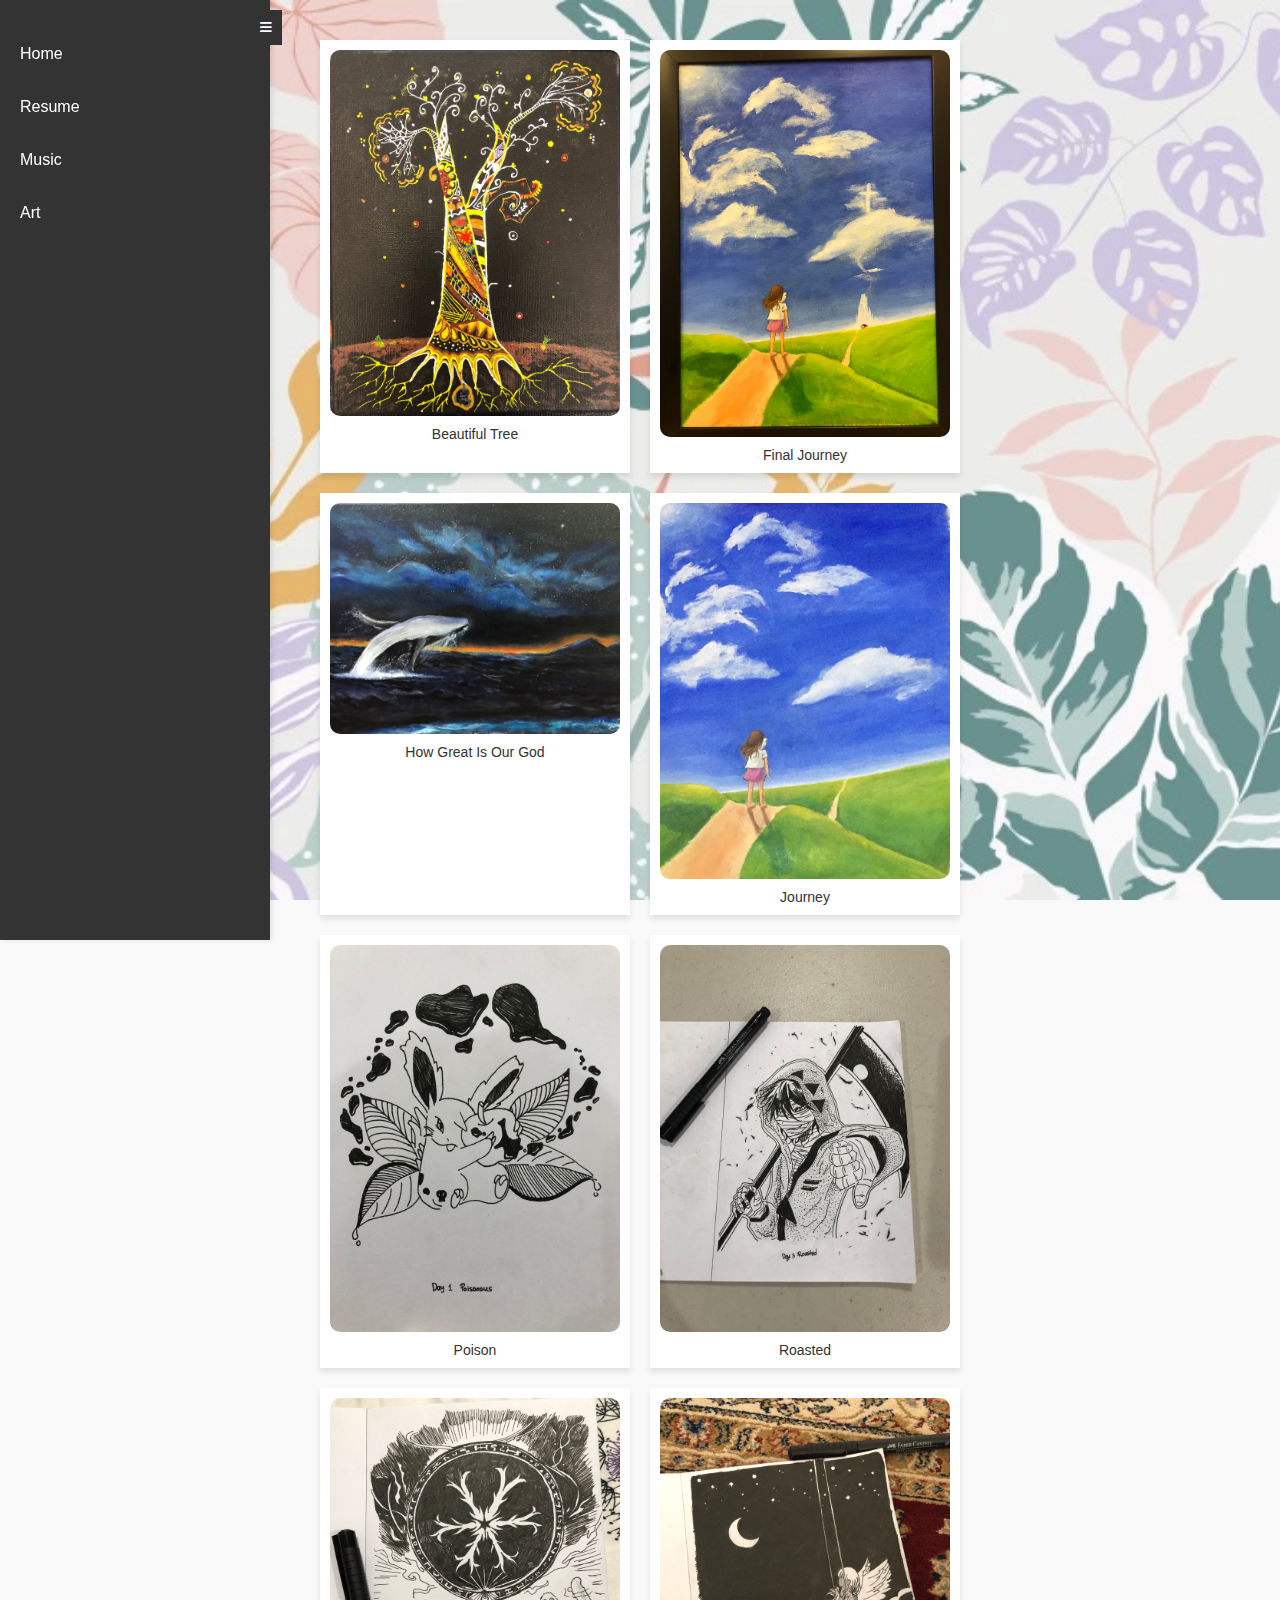
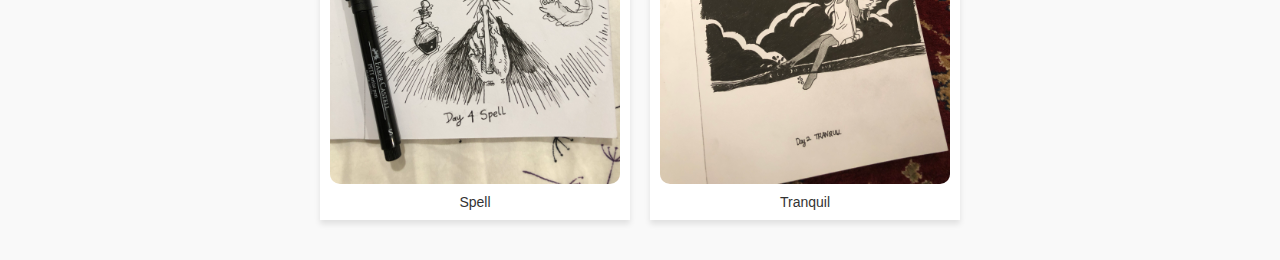
<file: art.html>
<!DOCTYPE html>
<html lang="en">
<head>
    <!-- Metadata and styles -->
    <meta charset="UTF-8">
    <meta name="viewport" content="width=device-width, initial-scale=1.0">
    <title>Art Gallery</title>
    <link rel="stylesheet" href="css/styles.css">
    <link rel="stylesheet" href="https://cdnjs.cloudflare.com/ajax/libs/font-awesome/6.0.0-beta3/css/all.min.css">
    <style>
        body {
            margin: 0;
            padding: 0;
            background-image: url('images/art-wallpaper.jpeg'); /* Wallpaper background */
            background-size: cover;
            background-repeat: no-repeat;
            background-attachment: fixed;
            font-family: Arial, sans-serif;
            display: flex;
            justify-content: center;
            align-items: center;
            flex-direction: column;
        }
        .photo-container {
            display: grid;
            grid-template-columns: repeat(2, 1fr); /* 2 pictures per row */
            gap: 20px; /* Space between pictures */
            width: 50vw; /* Scale to 80% of the window width */
            max-width: 50vw; /* Ensure it doesn't exceed 80% of the window width */
            margin: 40px auto; /* Center the container */
        }
        .photo {
            position: relative;
            background-color: #fff;
            box-shadow: 0 4px 6px rgba(0, 0, 0, 0.1);
            border: 10px solid transparent;
            transform-origin: center;
        }
        .photo img {
            display: block;
            width: 100%;
            height: auto;
            border-radius: 10px; /* Add rounded corners */
        }
        .annotation {
            text-align: center;
            margin-top: 10px;
            font-size: 14px;
            color: #333;
        }
        nav {
            position: fixed;
            top: 0;
            left: 0;
            height: 100%;
            width: 250px;
            background-color: #333;
            color: white;
            overflow: hidden;
            transition: transform 0.3s ease;
            z-index: 1000; /* Ensure nav is above other elements */
        }

        nav.collapsed {
            transform: translateX(-250px);
        }

        #nav-toggle {
            position: fixed; /* Change to fixed to ensure visibility */
            top: 10px;
            left: 250px; /* Align with the edge of the nav bar */
            background-color: #333;
            color: white;
            border: none;
            padding: 10px;
            cursor: pointer;
            z-index: 1100; /* Ensure button is above nav */
            transition: left 0.3s ease; /* Smooth transition when nav collapses */
        }

        nav.collapsed + #nav-toggle {
            left: 10px; /* Move button to the screen edge when nav is collapsed */
        }

        #nav-links {
            list-style: none;
            padding: 0;
            margin: 0;
        }

        #nav-links li {
            padding: 10px;
        }

        #nav-links a {
            color: white;
            text-decoration: none;
        }
    </style>
</head>
<body>
    <!-- Navigation -->
    <nav id="navbar">
        <ul id="nav-links">
            <li><a href="./index.html">Home</a></li>
            <li><a href="./resume.html">Resume</a></li>
            <li><a href="./music.html">Music</a></li>
            <li><a href="./art.html">Art</a></li>
        </ul>
    </nav>
    <button id="nav-toggle" aria-label="Toggle navigation">
        <i class="fas fa-bars"></i>
    </button>
    <script>
        const navToggle = document.getElementById('nav-toggle');
        const navbar = document.getElementById('navbar');
        navToggle.addEventListener('click', () => {
            navbar.classList.toggle('collapsed');
        });
    </script>

    <!-- Photo Container -->
    <div class="photo-container">
        <!-- Photo 1 -->
        <div class="photo">
            <img src="images/beautiful_tree.jpg" alt="Photo 1">
            <div class="annotation">Beautiful Tree</div>
        </div>
        <!-- Photo 2 -->
        <div class="photo">
            <img src="images/final_journey.JPG" alt="Photo 2">
            <div class="annotation">Final Journey</div>
        </div>
        <!-- Photo 3 -->
        <div class="photo">
            <img src="images/how_great_is_our_God.jpg" alt="Photo 3">
            <div class="annotation">How Great Is Our God</div>
        </div>
        <!-- Photo 4 -->
        <div class="photo">
            <img src="images/journey.jpg" alt="Photo 4">
            <div class="annotation">Journey</div>
        </div>
        <!-- Photo 5 -->
        <div class="photo">
            <img src="images/poison.JPG" alt="Photo 5">
            <div class="annotation">Poison</div>
        </div>
        <!-- Photo 6 -->
        <div class="photo">
            <img src="images/roasted.JPG" alt="Photo 6">
            <div class="annotation">Roasted</div>
        </div>
        <!-- Photo 7 -->
        <div class="photo">
            <img src="images/spell.JPG" alt="Photo 7">
            <div class="annotation">Spell</div>
        </div>
        <!-- Photo 8 -->
        <div class="photo">
            <img src="images/tranquil.JPG" alt="Photo 8">
            <div class="annotation">Tranquil</div>
        </div>
    </div>
</body>
</html>
</file>
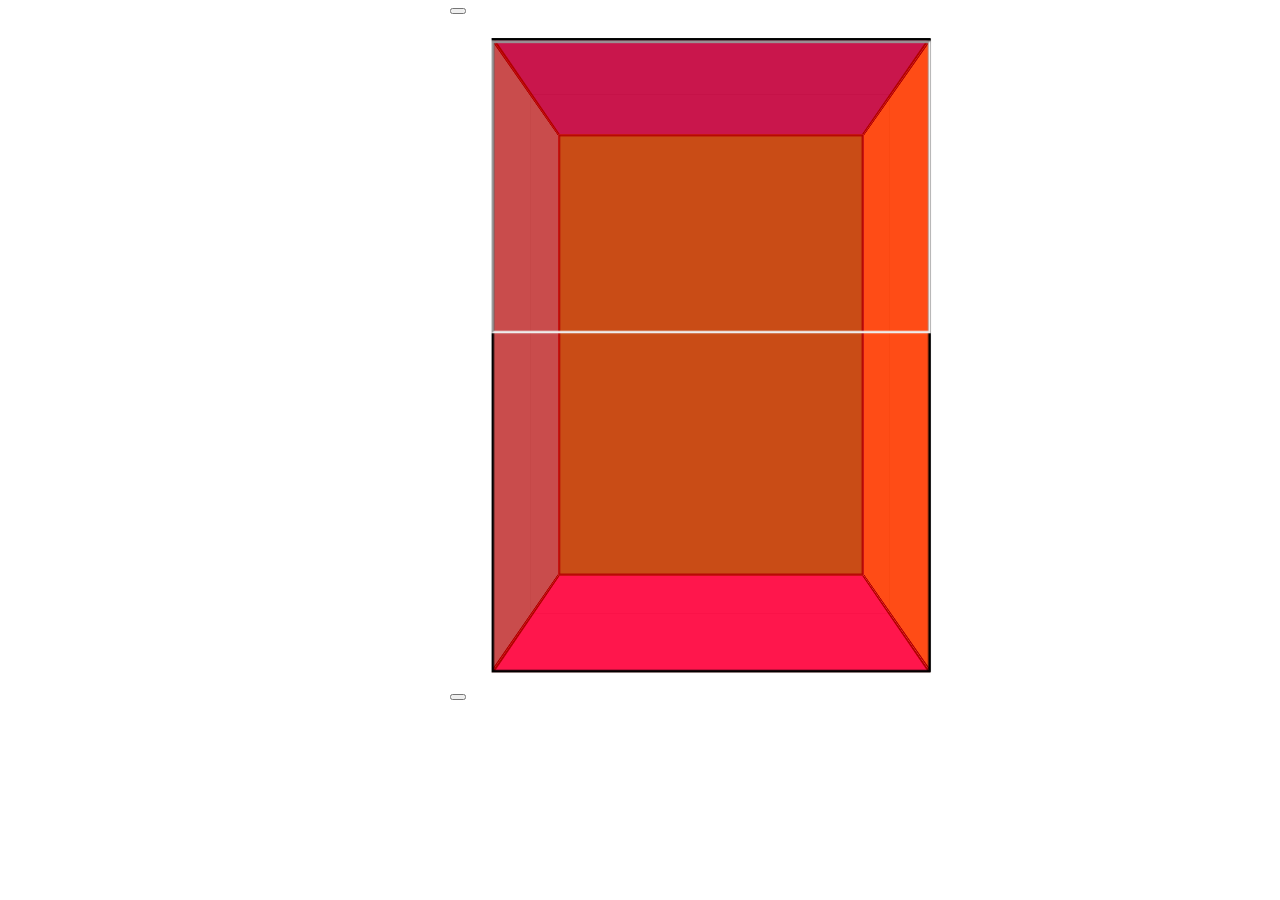
<file: display_videos.html>
<!DOCTYPE html>
<html lang="en">
    <head>
        <link rel="stylesheet" href="css/cube.css">
      </head>
      <body>


        <div class="video_display">
            <button class="left_arrow"></button>
        </div>
        <div class="video_display">
            <div class="scene">
                <div class="cube">
                  <div class="cube__face cube__face--front">
                    <div class="video_playing">
                        <iframe width="360px" height="240px"
                        src="https://www.youtube.com/embed/tgbNymZ7vqY">
                        </iframe>
                    </div>
                    
                    <div class="video_source_info">
                        <h2></h2>
                    </div>
                  </div>
                  <div class="cube__face cube__face--back">
            
                  </div>
                  <div class="cube__face cube__face--right">
            
                  </div>
                  <div class="cube__face cube__face--left">
            
                  </div>
                  <div class="small_cube__face cube__face--top">
            
                  </div>
                  <div class="small_cube__face cube__face--bottom">
            
                  </div>
                </div>
              </div>
        </div>
        <div class="video_display">
            <button class="right_arrow" ></button>
        </div>

  <script src="cube.js"></script>

</body>

</html>
</file>
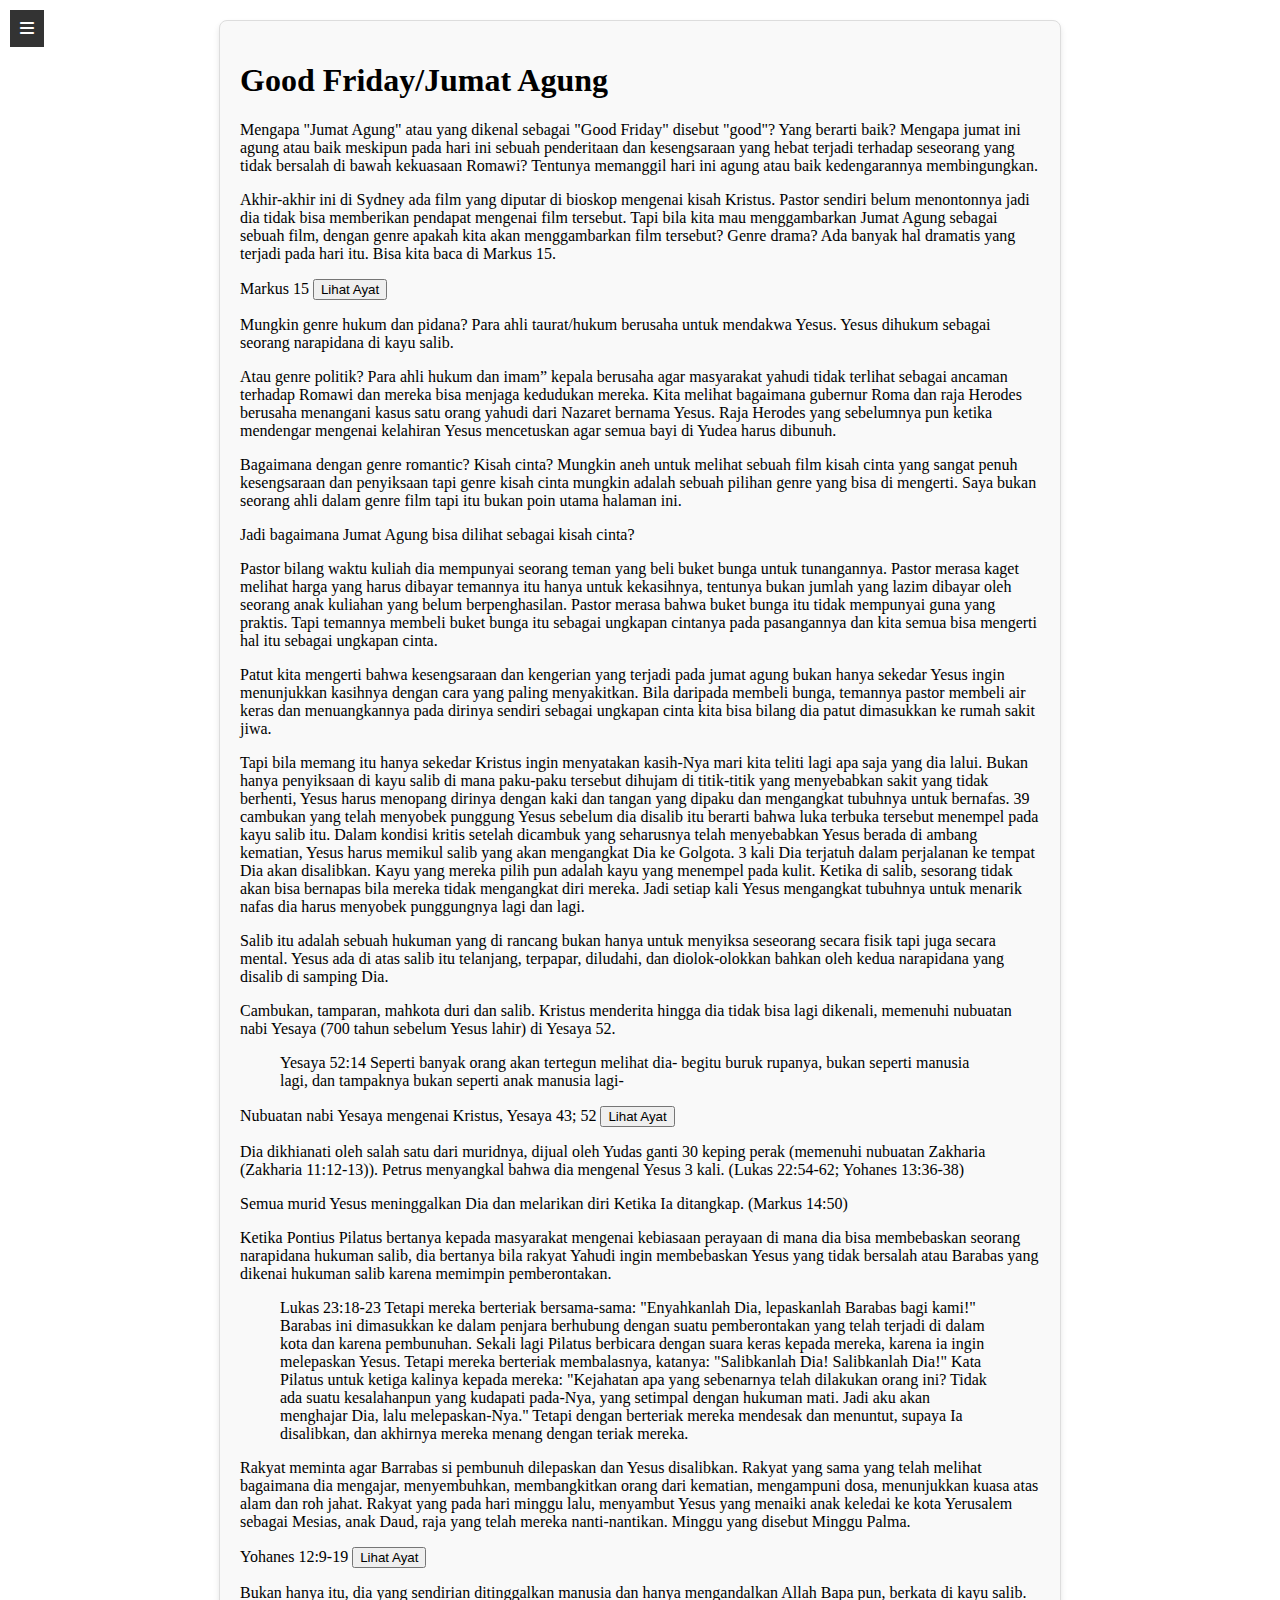
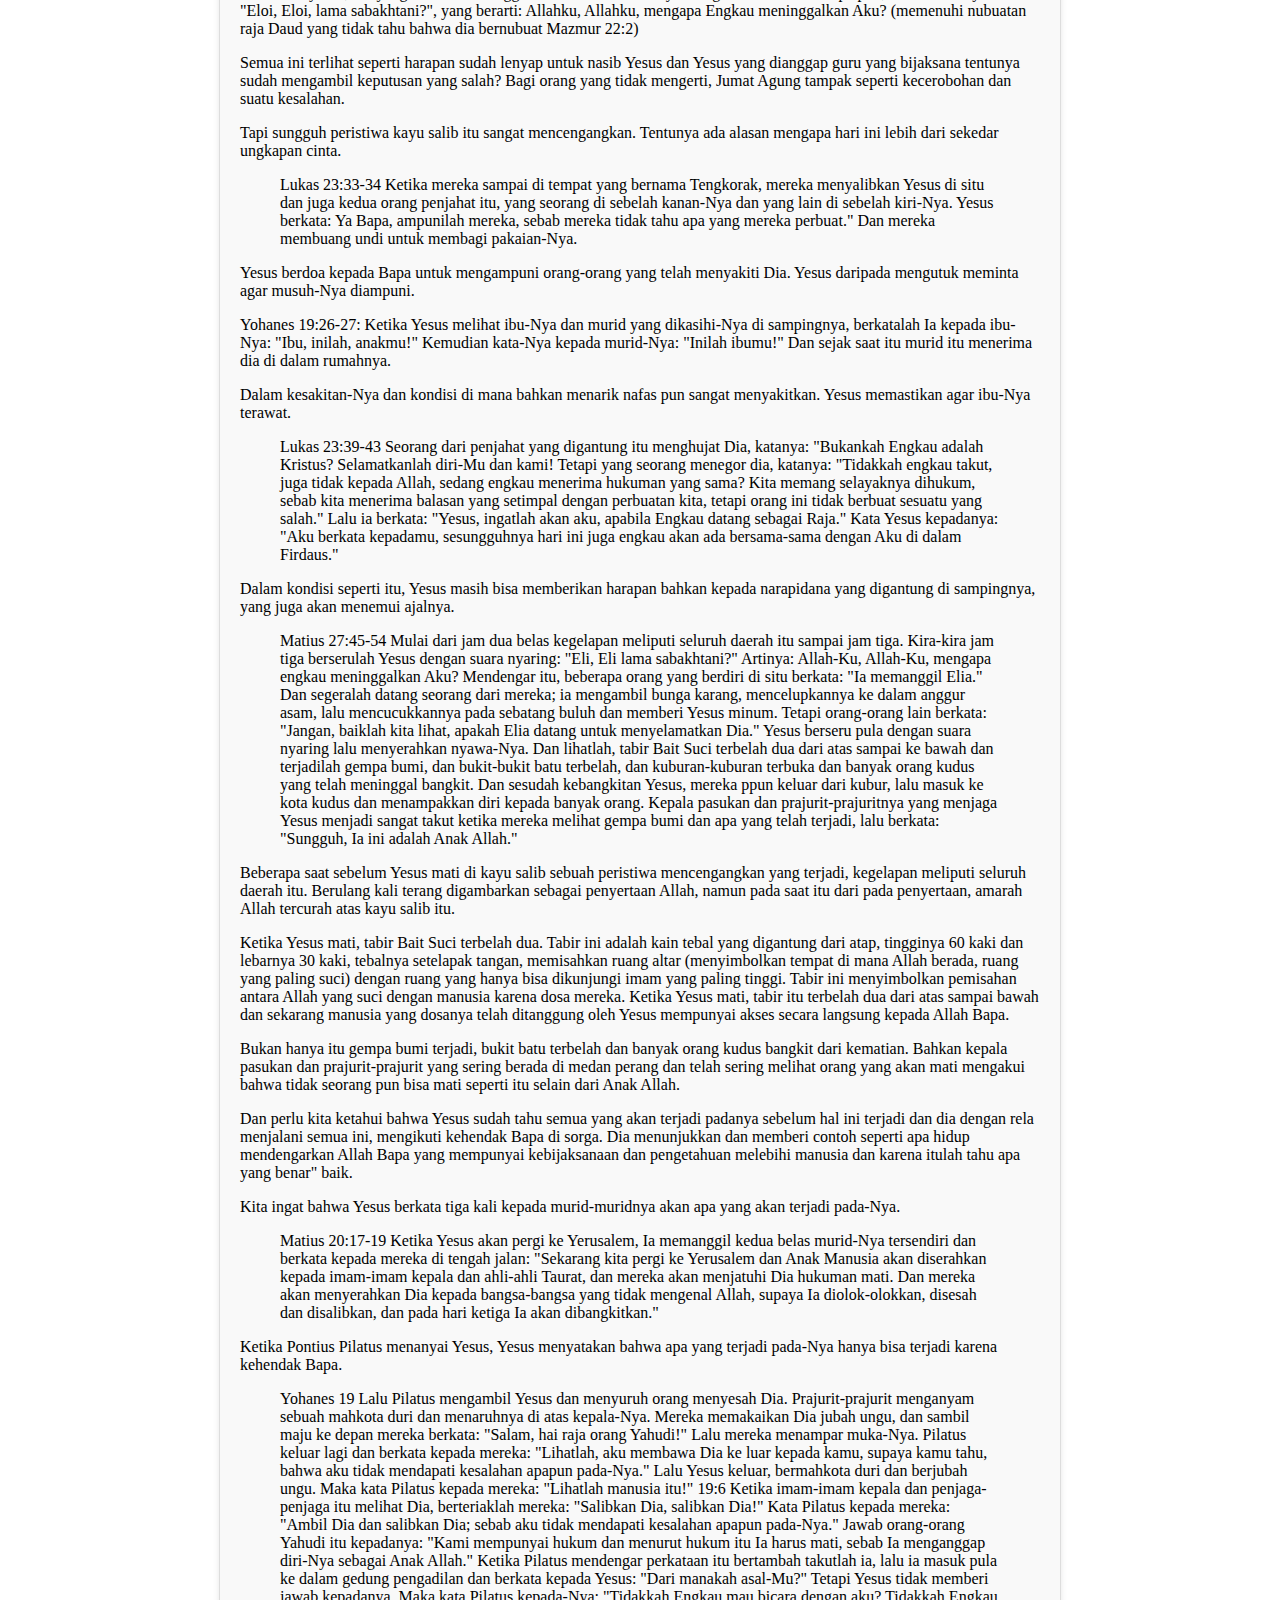
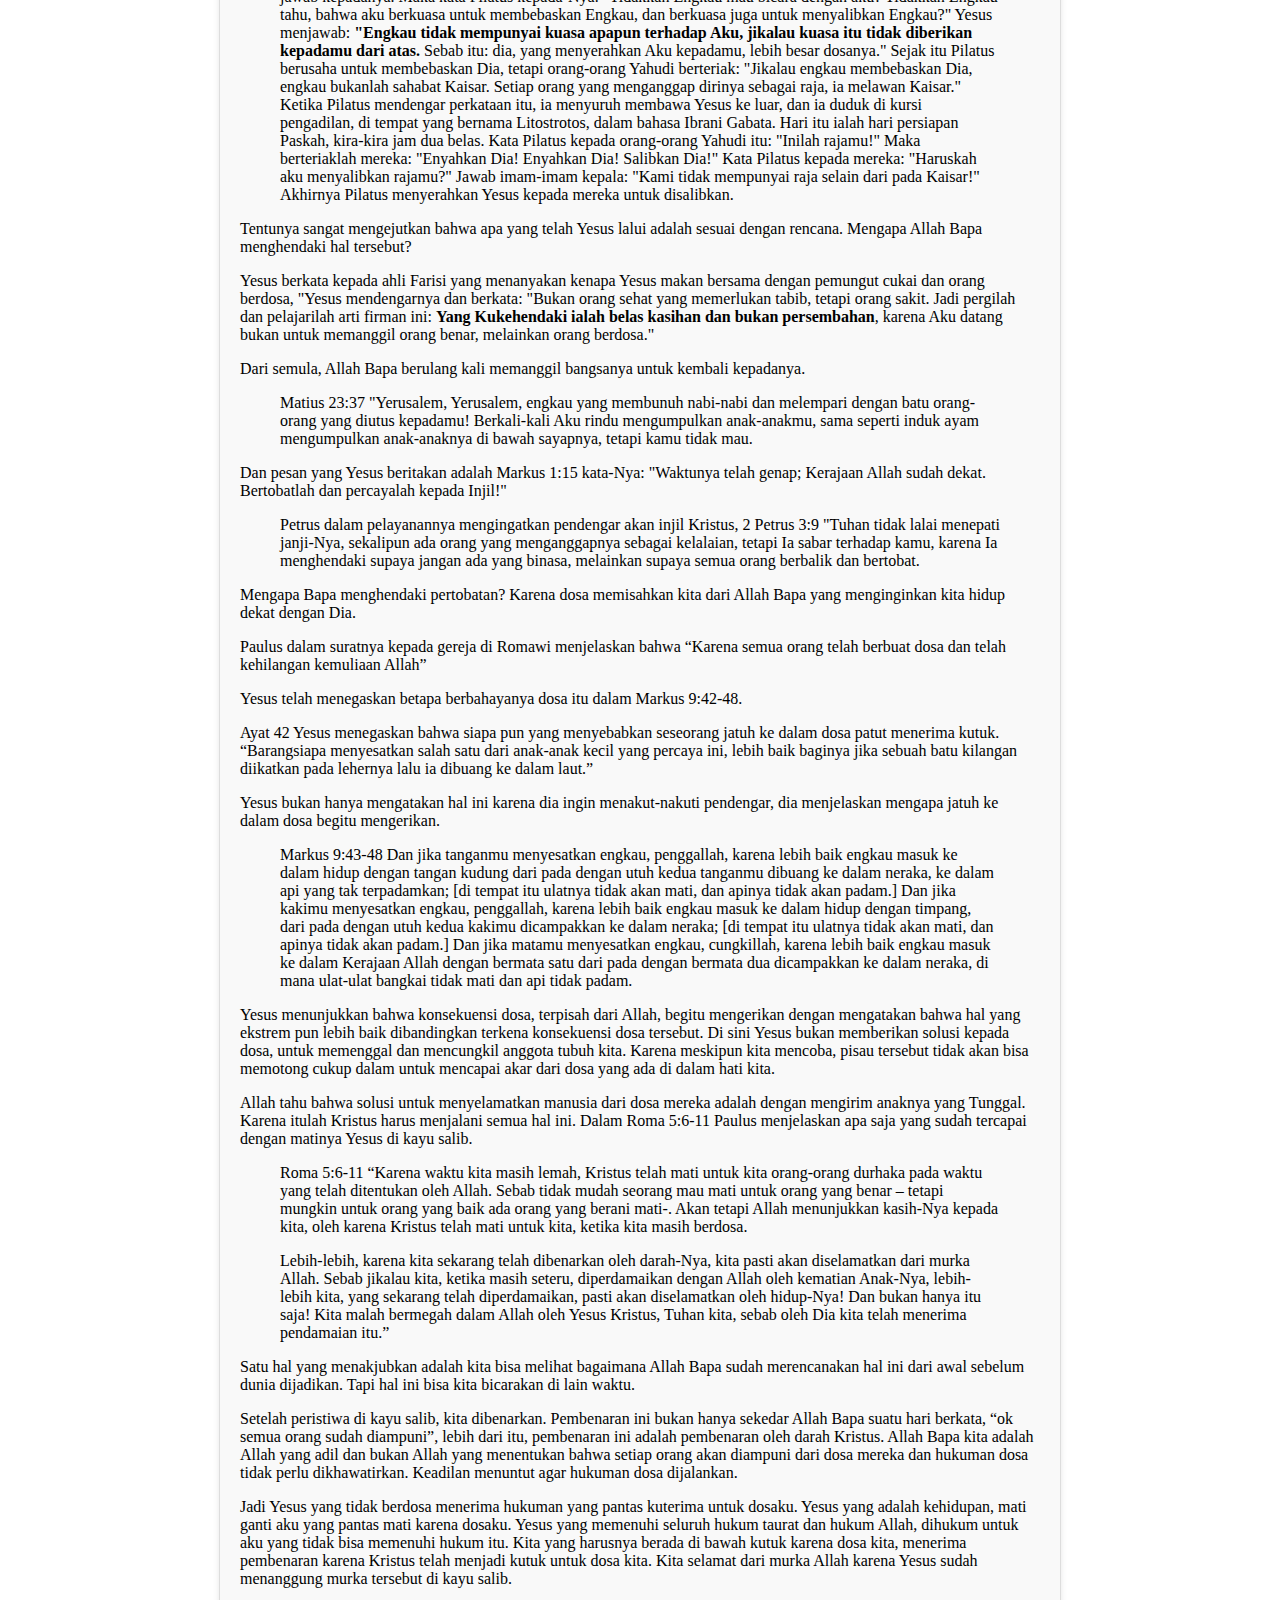
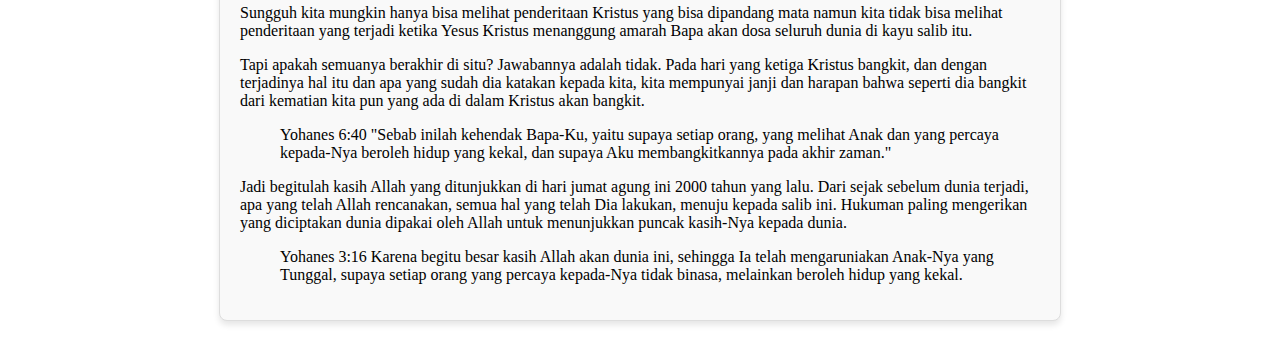
<file: good_friday.html>
<!DOCTYPE html>
<html lang="en">
<head>
    <meta charset="UTF-8">
    <meta name="viewport" content="width=device-width, initial-scale=1.0">
    <title>Good Friday/Jumat Agung</title>
    <link rel="stylesheet" href="https://cdnjs.cloudflare.com/ajax/libs/font-awesome/6.0.0-beta3/css/all.min.css">
    <style>
        /* ...existing styles... */
        #markus15-modal, #yesaya43-modal {
            display: none;
            position: fixed;
            top: 50%;
            left: 50%;
            transform: translate(-50%, -50%);
            background: white;
            padding: 20px;
            border: 1px solid black;
            z-index: 1000;
            max-height: 80%; /* Limit the height */
            overflow-y: auto; /* Enable scrolling */
        }
        /* ...existing styles... */
        nav {
            position: fixed;
            top: 0;
            left: 0;
            height: 100%;
            width: 100px;
            background-color: #333;
            color: white;
            overflow: hidden;
            transition: transform 0.3s ease;
            z-index: 1000;
        }

        nav.collapsed {
            transform: translateX(-250px);
        }

        #nav-toggle {
            position: fixed;
            top: 10px;
            left: 100px;
            background-color: #333;
            color: white;
            border: none;
            padding: 10px;
            cursor: pointer;
            z-index: 1100;
            transition: left 0.3s ease;
        }

        #nav-toggle i {
            font-size: 1.2em;
        }

        nav.collapsed + #nav-toggle {
            left: 10px;
        }

        #nav-links {
            list-style: none;
            padding: 0;
            margin: 0;
        }

        #nav-links li {
            padding: 10px;
        }

        #nav-links a {
            color: white;
            text-decoration: none;
        }
        /* ...existing styles... */
        .container {
            max-width: 800px;
            margin: 20px auto;
            padding: 20px;
            background-color: #f9f9f9;
            border: 1px solid #ddd;
            border-radius: 8px;
            box-shadow: 0 4px 6px rgba(0, 0, 0, 0.1);
        }
        /* ...existing styles... */
    </style>
</head>
<body>
    <nav id="navbar" class="collapsed">
        <ul id="nav-links">
            <li><a href="./index.html">Home</a></li>
            <li><a href="./resume.html">Resume</a></li>
            <li><a href="./music.html">Music</a></li>
            <li><a href="./art.html">Art</a></li>
        </ul>
    </nav>
    <button id="nav-toggle" aria-label="Toggle navigation">
        <i class="fas fa-bars"></i>
    </button>
    <div class="container">
        <h1>Good Friday/Jumat Agung</h1>

        <p>Mengapa "Jumat Agung" atau yang dikenal sebagai "Good Friday" disebut "good"? Yang berarti baik? Mengapa jumat ini agung atau baik meskipun pada hari ini sebuah penderitaan dan kesengsaraan yang hebat terjadi terhadap seseorang yang tidak bersalah di bawah kekuasaan Romawi? Tentunya memanggil hari ini agung atau baik kedengarannya membingungkan.</p>
        
        <p>Akhir-akhir ini di Sydney ada film yang diputar di bioskop mengenai kisah Kristus. Pastor sendiri belum menontonnya jadi dia tidak bisa memberikan pendapat mengenai film tersebut.
        Tapi bila kita mau menggambarkan Jumat Agung sebagai sebuah film, dengan genre apakah kita akan menggambarkan film tersebut?
        Genre drama? Ada banyak hal dramatis yang terjadi pada hari itu. Bisa kita baca di Markus 15.

        <p>
        Markus 15
            <button id="markus15-popup-btn">Lihat Ayat</button>
        </p>
        
        <div id="markus15-modal" style="display:none; position:fixed; top:50%; left:50%; transform:translate(-50%, -50%); background:white; padding:20px; border:1px solid black; z-index:1000; max-height: 80%; overflow-y: auto;">
            <p>Pagi-pagi benar imam-imam kepala bersama tua-tua dan ahli-ahli Taurat dan seluruh Mahkamah Agama sudah bulat mupakatnya. Mereka membelenggu Yesus lalu membawa-Nya dan menyerahkan-Nya kepada Pilatus. Pilatus bertanya kepada-Nya: "Engkaukah raja orang Yahudi?" Jawab Yesus: "Engkau sendiri mengatakannya." Lalu imam-imam kepala mengajukan banyak tuduhan terhadap Dia. Pilatus bertanya pula kepada-Nya, katanya: "Tidakkah Engkau memberi jawab? Lihatlah betapa banyaknya tuduhan mereka terhadap Engkau!" Tetapi Yesus sama sekali tidak menjawab lagi, sehingga Pilatus merasa heran. Telah menjadi kebiasaan untuk membebaskan satu orang hukuman pada tiap-tiap hari raya itu menurut permintaan orang banyak. Dan pada waktu itu adalah seorang yang bernama Barabas sedang dipenjarakan bersama beberapa orang pemberontak lainnya. Mereka telah melakukan pembunuhan dalam pemberontakan. Maka datanglah orang banyak dan meminta supaya sekarang kebiasaan itu diikuti juga. Pilatus menjawab mereka dan bertanya: "Apakah kamu menghendaki supaya kubebaskan raja orang Yahudi ini?" Ia memang mengetahui, bahwa imam-imam kepala telah menyerahkan Yesus karena dengki. Tetapi imam-imam kepala menghasut orang banyak untuk meminta supaya Barabaslah yang dibebaskannya bagi mereka. Pilatus sekali lagi menjawab dan bertanya kepada mereka: "Jika begitu, apakah yang harus kuperbuat dengan orang yang kamu sebut raja orang Yahudi ini?" Maka mereka berteriak lagi, katanya: "Salibkanlah Dia!" Lalu Pilatus berkata kepada mereka: "Tetapi kejahatan apakah yang telah dilakukan-Nya?" Namun mereka makin keras berteriak: "Salibkanlah Dia!" Dan oleh karena Pilatus ingin memuaskan hati orang banyak itu, ia membebaskan Barabas bagi mereka. Tetapi Yesus disesahnya lalu diserahkannya untuk disalibkan.</p>
                <p>Kemudian serdadu-serdadu membawa Yesus ke dalam istana, yaitu gedung pengadilan, dan memanggil seluruh pasukan berkumpul. Mereka mengenakan jubah ungu kepada-Nya, menganyam sebuah mahkota duri dan menaruhnya di atas kepala-Nya. Kemudian mereka mulai memberi hormat kepada-Nya, katanya: "Salam, hai raja orang Yahudi!" Mereka memukul kepala-Nya dengan buluh, dan meludahi-Nya dan berlutut menyembah-Nya. Sesudah mengolok-olokkan Dia mereka menanggalkan jubah ungu itu dari pada-Nya dan mengenakan pula pakaian-Nya kepada-Nya.</p>
                <p>Kemudian Yesus dibawa ke luar untuk disalibkan.Pada waktu itu lewat seorang yang bernama Simon, orang Kirene, ayah Aleksander dan Rufus, yang baru datang dari luar kota, dan orang itu mereka paksa untuk memikul salib Yesus. Mereka membawa Yesus ke tempat yang bernama Golgota, yang berarti: Tempat Tengkorak. Lalu mereka memberi anggur bercampur mur kepada-Nya, tetapi Ia menolaknya. Kemudian mereka menyalibkan Dia, lalu mereka membagi pakaian-Nya dengan membuang undi atasnya untuk menentukan bagian masing-masing. Hari jam sembilan ketika Ia disalibkan. Dan alasan mengapa Ia dihukum disebut pada tulisan yang terpasang di situ: "Raja orang Yahudi". Bersama dengan Dia disalibkan dua orang penyamun, seorang di sebelah kanan-Nya dan seorang di sebelah kiri-Nya. (Demikian genaplah nas Alkitab yang berbunyi: "Ia akan terhitung di antara orang-orang durhaka.") Orang-orang yang lewat di sana menghujat Dia, dan sambil menggelengkan kepala mereka berkata: "Hai Engkau yang mau merubuhkan Bait Suci dan mau membangunnya kembali dalam tiga hari, turunlah dari salib itu dan selamatkan diri-Mu!" Demikian juga imam-imam kepala bersama-sama ahli Taurat mengolok-olokkan Dia di antara mereka sendiri dan mereka berkata: "Orang lain Ia selamatkan, tetapi diri-Nya sendiri tidak dapat Ia selamatkan! Baiklah Mesias, Raja Israel itu, turun dari salib itu, supaya kita lihat dan percaya." Bahkan kedua orang yang disalibkan bersama-sama dengan Dia mencela Dia juga.</p>
                <p>Pada jam dua belas, kegelapan meliputi seluruh daerah itu dan berlangsung sampai jam tiga. Dan pada jam tiga berserulah Yesus dengan suara nyaring: "Eloi, Eloi, lama sabakhtani?", yang berarti: Allahku, Allahku, mengapa Engkau meninggalkan Aku? Mendengar itu, beberapa orang yang berdiri di situ berkata: "Lihat, Ia memanggil Elia." Maka datanglah seorang dengan bunga karang, mencelupkannya ke dalam anggur asam lalu mencucukkannya pada sebatang buluh dan memberi Yesus minum serta berkata: "Baiklah kita tunggu dan melihat apakah Elia datang untuk menurunkan Dia." Lalu berserulah Yesus dengan suara nyaring dan menyerahkan nyawa-Nya. Ketika itu tabir Bait Suci terbelah dua dari atas sampai ke bawah. Waktu kepala pasukan yang berdiri berhadapan dengan Dia melihat mati-Nya demikian, berkatalah ia: "Sungguh, orang ini adalah Anak Allah!" Ada juga beberapa perempuan yang melihat dari jauh, di antaranya Maria Magdalena, Maria ibu Yakobus Muda dan Yoses, serta Salome. Mereka semuanya telah mengikut Yesus dan melayani-Nya waktu Ia di Galilea. Dan ada juga di situ banyak perempuan lain yang telah datang ke Yerusalem bersama-sama dengan Yesus.</p>
                <p>Sementara itu hari mulai malam, dan hari itu adalah hari persiapan, yaitu hari menjelang Sabat. Karena itu Yusuf, orang Arimatea, seorang anggota Majelis Besar yang terkemuka, yang juga menanti-nantikan Kerajaan Allah, memberanikan diri menghadap Pilatus dan meminta mayat Yesus. 15:44 Pilatus heran waktu mendengar bahwa Yesus sudah mati. Maka ia memanggil kepala pasukan dan bertanya kepadanya apakah Yesus sudah mati. Sesudah didengarnya keterangan kepala pasukan, ia berkenan memberikan mayat itu kepada Yusuf. Yusuf pun membeli kain lenan, kemudian ia menurunkan mayat Yesus dari salib dan mengapaninya dengan kain lenan itu. Lalu ia membaringkan Dia di dalam kubur yang digali di dalam bukit batu. Kemudian digulingkannya sebuah batu ke pintu kubur itu. Maria Magdalena dan Maria ibu Yesus melihat di mana Yesus dibaringkan.</p>
            <button id="markus15-close-btn">Tutup</button>
        </div>
        <div id="modal-overlay" style="display:none; position:fixed; top:0; left:0; width:100%; height:100%; background:rgba(0,0,0,0.5); z-index:999;"></div>

        <p>Mungkin genre hukum dan pidana? Para ahli taurat/hukum berusaha untuk mendakwa Yesus. Yesus dihukum sebagai seorang narapidana di kayu salib.</p>

        <p>Atau genre politik? Para ahli hukum dan imam” kepala berusaha agar masyarakat yahudi tidak terlihat sebagai ancaman terhadap Romawi dan mereka bisa menjaga kedudukan mereka. Kita melihat bagaimana gubernur Roma dan raja Herodes berusaha menangani kasus satu orang yahudi dari Nazaret bernama Yesus. Raja Herodes yang sebelumnya pun ketika mendengar mengenai kelahiran Yesus mencetuskan agar semua bayi di Yudea harus dibunuh.</p>

        <p>Bagaimana dengan genre romantic? Kisah cinta? Mungkin aneh untuk melihat sebuah film kisah cinta yang sangat penuh kesengsaraan dan penyiksaan tapi genre kisah cinta mungkin adalah sebuah pilihan genre yang bisa di mengerti. Saya bukan seorang ahli dalam genre film tapi itu bukan poin utama halaman ini.</p>
        
        <p>Jadi bagaimana Jumat Agung bisa dilihat sebagai kisah cinta?</p>
        
        <p>Pastor bilang waktu kuliah dia mempunyai seorang teman yang beli buket bunga untuk tunangannya. Pastor merasa kaget melihat harga yang harus dibayar temannya itu hanya untuk kekasihnya, tentunya bukan jumlah yang lazim dibayar oleh seorang anak kuliahan yang belum berpenghasilan. Pastor merasa bahwa buket bunga itu tidak mempunyai guna yang praktis. Tapi temannya membeli buket bunga itu sebagai ungkapan cintanya pada pasangannya dan kita semua bisa mengerti hal itu sebagai ungkapan cinta.
        
        <p>Patut kita mengerti bahwa kesengsaraan dan kengerian yang terjadi pada jumat agung bukan hanya sekedar Yesus ingin menunjukkan kasihnya dengan cara yang paling menyakitkan. Bila daripada membeli bunga, temannya pastor membeli air keras dan menuangkannya pada dirinya sendiri sebagai ungkapan cinta kita bisa bilang dia patut dimasukkan ke rumah sakit jiwa.</p>
        
        <p>Tapi bila memang itu hanya sekedar Kristus ingin menyatakan kasih-Nya mari kita teliti lagi apa saja yang dia lalui. Bukan hanya penyiksaan di kayu salib di mana paku-paku tersebut dihujam di titik-titik yang menyebabkan sakit yang tidak berhenti, Yesus harus menopang dirinya dengan kaki dan tangan yang dipaku dan mengangkat tubuhnya untuk bernafas. 39 cambukan yang telah menyobek punggung Yesus sebelum dia disalib itu berarti bahwa luka terbuka tersebut menempel pada kayu salib itu. Dalam kondisi kritis setelah dicambuk yang seharusnya telah menyebabkan Yesus berada di ambang kematian, Yesus harus memikul salib yang akan mengangkat Dia ke Golgota. 3 kali Dia terjatuh dalam perjalanan ke tempat Dia akan disalibkan. Kayu yang mereka pilih pun adalah kayu yang menempel pada kulit. Ketika di salib, sesorang tidak akan bisa bernapas bila mereka tidak mengangkat diri mereka. Jadi setiap kali Yesus mengangkat tubuhnya untuk menarik nafas dia harus menyobek punggungnya lagi dan lagi.</p>
        
        <p>Salib itu adalah sebuah hukuman yang di rancang bukan hanya untuk menyiksa seseorang secara fisik tapi juga secara mental. Yesus ada di atas salib itu telanjang, terpapar, diludahi, dan diolok-olokkan bahkan oleh kedua narapidana yang disalib di samping Dia.</p>
        
        <p>Cambukan, tamparan, mahkota duri dan salib. Kristus menderita hingga dia tidak bisa lagi dikenali, memenuhi nubuatan nabi Yesaya (700 tahun sebelum Yesus lahir) di Yesaya 52.</p>
        
        <blockquote>Yesaya 52:14
        Seperti banyak orang akan tertegun melihat dia- begitu buruk rupanya, bukan seperti manusia lagi, dan tampaknya bukan seperti anak manusia lagi- </blockquote>
        
        <p>
            Nubuatan nabi Yesaya mengenai Kristus, Yesaya 43; 52
            <button id="yesaya43-popup-btn">Lihat Ayat</button>
        </p>
        
        <div id="yesaya43-modal" style="display:none; position:fixed; top:50%; left:50%; transform:translate(-50%, -50%); background:white; padding:20px; border:1px solid black; z-index:1000; max-height: 80%; overflow-y: auto;">
            <p>Yesaya 43: "Siapakah yang percaya kepada berita yang kami dengar, dan kepada siapakah tangan kekuasaan TUHAN dinyatakan? Sebagai taruk ia tumbuh di hadapan TUHAN dan sebagai tunas dari tanah kering. Ia tidak tampan dan semaraknya pun tidak ada sehingga kita memandang dia, dan rupapun tidak, sehingga kita menginginkannya. Ia dihina dan dihindari orang, seorang yang penuh kesengsaraan dan yang biasa menderita kesakitan; ia sangat dihina, sehingga orang menutup mukanya terhadap dia dan bagi kitapun dia tidak masuk hitungan. Tetapi sesungguhnya, penyakit kitalah yang ditanggungnya, dan kesengsaraan kita yang dipikulnya, padahal kita mengira dia kena tulah, dipukul dan ditindas Allah. Tetapi dia tertikam oleh karena pemberontakan kita, dia diremukkan oleh karena kejahatan kita; ganjaran yang mendatangkan keselamatan bagi kita ditimpakan kepadanya, dan oleh bilur-bilurnya kita menjadi sembuh. Kita sekalian sesat seperti domba, masing-masing kita mengambil jalannya sendiri, tetapi TUHAN telah menimpakan kepadanya kejahatan kita sekalian. Dia dianiaya, tetapi dia membiarkan diri ditindas dan tidak membuka mulutnya seperti anak domba yang dibawa ke pembantaian seperti induk domba yang kelu di depan orang-orang yang menggunting bulunya, ia tidak membuka mulutnya. Sesudah penahanan dan penghukuman ia terambil, dan tentang nasibnya siapakah yang memikirkannya? Sungguh, ia terputus dari negeri orang-orang hidup, dan karena pemberontakan umat-Ku ia kena tulah. Orang menempatkan kuburnya di antara orang-orang fasik, dan dalam matinya ia ada di antara penjahat-penjahat, sekalipun ia tidak berbuat kekerasan dan tipu tidak ada dalam mulutnya. Tetapi TUHAN berkehendak meremukkan dia dengan kesakitan. Apabila ia menyerahkan dirinya sebagai korban penebus salah, ia akan melihat keturunannya, umurnya akan lanjut, dan kehendak TUHAN akan terlaksana olehnya. Sesudah kesusahan jiwanya ia akan melihat terang dan menjadi puas; dan hamba-Ku itu, sebagai orang yang benar, akan membenarkan banyak orang oleh hikmatnya, dan kejahatan mereka dia pikul.
                Sebab itu Aku akan membagikan kepadanya orang-orang besar sebagai rampasan, dan ia akan memperoleh orang-orang kuat sebagai jarahan, yaitu sebagai ganti karena ia telah menyerahkan nyawanya ke dalam maut dan karena ia terhitung di antara pemberontak-pemberontak, sekalipun ia menanggung dosa banyak orang dan berdoa untuk pemberontak-pemberontak.'</p>
            <p>Yesaya 52:13-15 Sesungguhnya, hamba-Ku akan berhasil, ia akan ditinggikan, disanjung dan dimuliakan. Seperti banyak orang akan tertegun melihat dia--begitu buruk rupanya, bukan seperti manusia lagi, dan tampaknya bukan seperti anak manusia lagi-- demikianlah ia akan membuat tercengang banyak bangsa, raja-raja akan mengatupkan mulutnya melihat dia; sebab apa yang tidak diceritakan kepada mereka akan mereka lihat, dan apa yang tidak mereka dengar akan mereka pahami.</p>
            <button id="yesaya43-close-btn">Tutup</button>
        </div>
        <div id="modal-overlay" style="display:none; position:fixed; top:0; left:0; width:100%; height:100%; background:rgba(0,0,0,0.5); z-index:999;"></div>
        
        
        <p>Dia dikhianati oleh salah satu dari muridnya, dijual oleh Yudas ganti 30 keping perak (memenuhi nubuatan Zakharia (Zakharia 11:12-13)). Petrus menyangkal bahwa dia mengenal Yesus 3 kali. (Lukas 22:54-62; Yohanes 13:36-38)</p>
        
        <p>Semua murid Yesus meninggalkan Dia dan melarikan diri Ketika Ia ditangkap. (Markus 14:50)</p>
        
        <p>Ketika Pontius Pilatus bertanya kepada masyarakat mengenai kebiasaan perayaan di mana dia bisa membebaskan seorang narapidana hukuman salib, dia bertanya bila rakyat Yahudi ingin membebaskan Yesus yang tidak bersalah atau Barabas yang dikenai hukuman salib karena memimpin pemberontakan.</p>

        <blockquote>Lukas 23:18-23 Tetapi mereka berteriak bersama-sama: "Enyahkanlah Dia, lepaskanlah Barabas bagi kami!" Barabas ini dimasukkan ke dalam penjara berhubung dengan suatu pemberontakan yang telah terjadi di dalam kota dan karena pembunuhan. Sekali lagi Pilatus berbicara dengan suara keras kepada mereka, karena ia ingin melepaskan Yesus. Tetapi mereka berteriak membalasnya, katanya: "Salibkanlah Dia! Salibkanlah Dia!" Kata Pilatus untuk ketiga kalinya kepada mereka: "Kejahatan apa yang sebenarnya telah dilakukan orang ini? Tidak ada suatu kesalahanpun yang kudapati pada-Nya, yang setimpal dengan hukuman mati. Jadi aku akan menghajar Dia, lalu melepaskan-Nya." Tetapi dengan berteriak mereka mendesak dan menuntut, supaya Ia disalibkan, dan akhirnya mereka menang dengan teriak mereka.</blockquote>
        
        <p>Rakyat meminta agar Barrabas si pembunuh dilepaskan dan Yesus disalibkan. Rakyat yang sama yang telah melihat bagaimana dia mengajar, menyembuhkan, membangkitkan orang dari kematian, mengampuni dosa, menunjukkan kuasa atas alam dan roh jahat. Rakyat yang pada hari minggu lalu, menyambut Yesus yang menaiki anak keledai ke kota Yerusalem sebagai Mesias, anak Daud, raja yang telah mereka nanti-nantikan. Minggu yang disebut Minggu Palma.</p>

        <p>
            Yohanes 12:9-19
            <button id="yohanes12-popup-btn">Lihat Ayat</button>
        </p>
        <div id="yohanes12-modal" style="display:none; position:fixed; top:50%; left:50%; transform:translate(-50%, -50%); background:white; padding:20px; border:1px solid black; z-index:1000; max-height: 80%; overflow-y: auto;">
            <p>Yohanes 12:9-19: Sejumlah besar orang Yahudi mendengar, bahwa Yesus ada di sana dan mereka datang bukan hanya karena Yesus, melainkan juga untuk melihat Lazarus, yang telah dibangkitkan-Nya dari antara orang mati. Lalu imam-imam kepala bermupakat untuk membunuh Lazarus juga. sebab karena dia banyak orang Yahudi meninggalkan mereka dan percaya kepada Yesus. Keesokan harinya ketika orang banyak yang datang merayakan pesta mendengar, bahwa Yesus sedang di tengah jalan menuju Yerusalem, mereka mengambil daun-daun palem, dan pergi menyongsong Dia sambil berseru-seru: "Hosana! Diberkatilah Dia yang datang dalam nama Tuhan, Raja Israel!" Yesus menemukan seekor keledai muda lalu Ia naik ke atasnya, seperti ada tertulis: "Jangan takut, hai puteri Sion, lihatlah, Rajamu datang, duduk di atas seekor anak keledai." Mula-mula murid-murid Yesus tidak mengerti akan hal itu, tetapi sesudah Yesus dimuliakan, teringatlah mereka, bahwa nas itu mengenai Dia, dan bahwa mereka telah melakukannya juga untuk Dia. Orang banyak yang bersama-sama dengan Dia ketika Ia memanggil Lazarus keluar dari kubur dan membangkitkannya dari antara orang mati, memberi kesaksian tentang Dia. Sebab itu orang banyak itu pergi menyongsong Dia, karena mereka mendengar, bahwa Ia yang membuat mujizat itu. Maka kata orang-orang Farisi seorang kepada yang lain: "Kamu lihat sendiri, bahwa kamu sama sekali tidak berhasil, lihatlah, seluruh dunia datang mengikuti Dia."</p>
            <button id="yohanes12-close-btn">Tutup</button>
        </div>
        <div id="modal-overlay" style="display:none; position:fixed; top:0; left:0; width:100%; height:100%; background:rgba(0,0,0,0.5); z-index:999;"></div>

        <p>Bukan hanya itu, dia yang sendirian ditinggalkan manusia dan hanya mengandalkan Allah Bapa pun, berkata di kayu salib. "Eloi, Eloi, lama sabakhtani?", yang berarti: Allahku, Allahku, mengapa Engkau meninggalkan Aku? (memenuhi nubuatan raja Daud yang tidak tahu bahwa dia bernubuat Mazmur 22:2)</p>
        
        <p>Semua ini terlihat seperti harapan sudah lenyap untuk nasib Yesus dan Yesus yang dianggap guru yang bijaksana tentunya sudah mengambil keputusan yang salah? Bagi orang yang tidak mengerti, Jumat Agung tampak seperti kecerobohan dan suatu kesalahan.</p>

        <p>Tapi sungguh peristiwa kayu salib itu sangat mencengangkan. Tentunya ada alasan mengapa hari ini lebih dari sekedar ungkapan cinta.</p>

        <blockquote>Lukas 23:33-34 Ketika mereka sampai di tempat yang bernama Tengkorak, mereka menyalibkan Yesus di situ dan juga kedua orang penjahat itu, yang seorang di sebelah kanan-Nya dan yang lain di sebelah kiri-Nya. Yesus berkata: Ya Bapa, ampunilah mereka, sebab mereka tidak tahu apa yang mereka perbuat." Dan mereka membuang undi untuk membagi pakaian-Nya.</blockquote>

        Yesus berdoa kepada Bapa untuk mengampuni orang-orang yang telah menyakiti Dia. Yesus daripada mengutuk meminta agar musuh-Nya diampuni.

        <p>Yohanes 19:26-27: Ketika Yesus melihat ibu-Nya dan murid yang dikasihi-Nya di sampingnya, berkatalah Ia kepada ibu-Nya: "Ibu, inilah, anakmu!" Kemudian kata-Nya kepada murid-Nya: "Inilah ibumu!" Dan sejak saat itu murid itu menerima dia di dalam rumahnya.</p>

        Dalam kesakitan-Nya dan kondisi di mana bahkan menarik nafas pun sangat menyakitkan. Yesus memastikan agar ibu-Nya terawat.

        <blockquote>Lukas 23:39-43 Seorang dari penjahat yang digantung itu menghujat Dia, katanya: "Bukankah Engkau adalah Kristus? Selamatkanlah diri-Mu dan kami! Tetapi yang seorang menegor dia, katanya: "Tidakkah engkau takut, juga tidak kepada Allah, sedang engkau menerima hukuman yang sama? Kita memang selayaknya dihukum, sebab kita menerima balasan yang setimpal dengan perbuatan kita, tetapi orang ini tidak berbuat sesuatu yang salah." Lalu ia berkata: "Yesus, ingatlah akan aku, apabila Engkau datang sebagai Raja." Kata Yesus kepadanya: "Aku berkata kepadamu, sesungguhnya hari ini juga engkau akan ada bersama-sama dengan Aku di dalam Firdaus." </blockquote>

        <p>Dalam kondisi seperti itu, Yesus masih bisa memberikan harapan bahkan kepada narapidana yang digantung di sampingnya, yang juga akan menemui ajalnya.</p>

        <blockquote>Matius 27:45-54 Mulai dari jam dua belas kegelapan meliputi seluruh daerah itu sampai jam tiga. Kira-kira jam tiga berserulah Yesus dengan suara nyaring: "Eli, Eli lama sabakhtani?" Artinya: Allah-Ku, Allah-Ku, mengapa engkau meninggalkan Aku? Mendengar itu, beberapa orang yang berdiri di situ berkata: "Ia memanggil Elia." Dan segeralah datang seorang dari mereka; ia mengambil bunga karang, mencelupkannya ke dalam anggur asam, lalu mencucukkannya pada sebatang buluh dan memberi Yesus minum. Tetapi orang-orang lain berkata: "Jangan, baiklah kita lihat, apakah Elia datang untuk menyelamatkan Dia." Yesus berseru pula dengan suara nyaring lalu menyerahkan nyawa-Nya.
            Dan lihatlah, tabir Bait Suci terbelah dua dari atas sampai ke bawah dan terjadilah gempa bumi, dan bukit-bukit batu terbelah, dan kuburan-kuburan terbuka dan banyak orang kudus yang telah meninggal bangkit. Dan sesudah kebangkitan Yesus, mereka ppun keluar dari kubur, lalu masuk ke kota kudus dan menampakkan diri kepada banyak orang.
            Kepala pasukan dan prajurit-prajuritnya yang menjaga Yesus menjadi sangat takut ketika mereka melihat gempa bumi dan apa yang telah terjadi, lalu berkata: "Sungguh, Ia ini adalah Anak Allah."
        </blockquote>

        <p>Beberapa saat sebelum Yesus mati di kayu salib sebuah peristiwa mencengangkan yang terjadi, kegelapan meliputi seluruh daerah itu. Berulang kali terang digambarkan sebagai penyertaan Allah, namun pada saat itu dari pada penyertaan, amarah Allah tercurah atas kayu salib itu.</p>
        <p>Ketika Yesus mati, tabir Bait Suci terbelah dua. Tabir ini adalah kain tebal yang digantung dari atap, tingginya 60 kaki dan lebarnya 30 kaki, tebalnya setelapak tangan, memisahkan ruang altar (menyimbolkan tempat di mana Allah berada, ruang yang paling suci) dengan ruang yang hanya bisa dikunjungi imam yang paling tinggi. Tabir ini menyimbolkan pemisahan antara Allah yang suci dengan manusia karena dosa mereka. Ketika Yesus mati, tabir itu terbelah dua dari atas sampai bawah dan sekarang manusia yang dosanya telah ditanggung oleh Yesus mempunyai akses secara langsung kepada Allah Bapa.
        <p>Bukan hanya itu gempa bumi terjadi, bukit batu terbelah dan banyak orang kudus bangkit dari kematian. Bahkan kepala pasukan dan prajurit-prajurit yang sering berada di medan perang dan telah sering melihat orang yang akan mati mengakui bahwa tidak seorang pun bisa mati seperti itu selain dari Anak Allah.</p>

        <p>Dan perlu kita ketahui bahwa Yesus sudah tahu semua yang akan terjadi padanya sebelum hal ini terjadi dan dia dengan rela menjalani semua ini, mengikuti kehendak Bapa di sorga. Dia menunjukkan dan memberi contoh seperti apa hidup mendengarkan Allah Bapa yang mempunyai kebijaksanaan dan pengetahuan melebihi manusia dan karena itulah tahu apa yang benar" baik.</p>
        
        <p>Kita ingat bahwa Yesus berkata tiga kali kepada murid-muridnya akan apa yang akan terjadi pada-Nya.</p>
        
        <blockquote>Matius 20:17-19
        Ketika Yesus akan pergi ke Yerusalem, Ia memanggil kedua belas murid-Nya tersendiri dan berkata kepada mereka di tengah jalan: "Sekarang kita pergi ke Yerusalem dan Anak Manusia akan diserahkan kepada imam-imam kepala dan ahli-ahli Taurat, dan mereka akan menjatuhi Dia hukuman mati. Dan mereka akan menyerahkan Dia kepada bangsa-bangsa yang tidak mengenal Allah, supaya Ia diolok-olokkan, disesah dan disalibkan, dan pada hari ketiga Ia akan dibangkitkan."</blockquote>
        
        <p>Ketika Pontius Pilatus menanyai Yesus, Yesus menyatakan bahwa apa yang terjadi pada-Nya hanya bisa terjadi karena kehendak Bapa.</p>
        
        <blockquote>Yohanes 19 Lalu Pilatus mengambil Yesus dan menyuruh orang menyesah Dia. Prajurit-prajurit menganyam sebuah mahkota duri dan menaruhnya di atas kepala-Nya. Mereka memakaikan Dia jubah ungu, dan sambil maju ke depan mereka berkata: "Salam, hai raja orang Yahudi!" Lalu mereka menampar muka-Nya. Pilatus keluar lagi dan berkata kepada mereka: "Lihatlah, aku membawa Dia ke luar kepada kamu, supaya kamu tahu, bahwa aku tidak mendapati kesalahan apapun pada-Nya." Lalu Yesus keluar, bermahkota duri dan berjubah ungu. Maka kata Pilatus kepada mereka: "Lihatlah manusia itu!" 19:6 Ketika imam-imam kepala dan penjaga-penjaga itu melihat Dia, berteriaklah mereka: "Salibkan Dia, salibkan Dia!" Kata Pilatus kepada mereka: "Ambil Dia dan salibkan Dia; sebab aku tidak mendapati kesalahan apapun pada-Nya." Jawab orang-orang Yahudi itu kepadanya: "Kami mempunyai hukum dan menurut hukum itu Ia harus mati, sebab Ia menganggap diri-Nya sebagai Anak Allah." Ketika Pilatus mendengar perkataan itu bertambah takutlah ia, lalu ia masuk pula ke dalam gedung pengadilan dan berkata kepada Yesus: "Dari manakah asal-Mu?" Tetapi Yesus tidak memberi jawab kepadanya. Maka kata Pilatus kepada-Nya: "Tidakkah Engkau mau bicara dengan aku? Tidakkah Engkau tahu, bahwa aku berkuasa untuk membebaskan Engkau, dan berkuasa juga untuk menyalibkan Engkau?" Yesus menjawab: <strong>"Engkau tidak mempunyai kuasa apapun terhadap Aku, jikalau kuasa itu tidak diberikan kepadamu dari atas.</strong> Sebab itu: dia, yang menyerahkan Aku kepadamu, lebih besar dosanya." Sejak itu Pilatus berusaha untuk membebaskan Dia, tetapi orang-orang Yahudi berteriak: "Jikalau engkau membebaskan Dia, engkau bukanlah sahabat Kaisar. Setiap orang yang menganggap dirinya sebagai raja, ia melawan Kaisar." Ketika Pilatus mendengar perkataan itu, ia menyuruh membawa Yesus ke luar, dan ia duduk di kursi pengadilan, di tempat yang bernama Litostrotos, dalam bahasa Ibrani Gabata. Hari itu ialah hari persiapan Paskah, kira-kira jam dua belas. Kata Pilatus kepada orang-orang Yahudi itu: "Inilah rajamu!" Maka berteriaklah mereka: "Enyahkan Dia! Enyahkan Dia! Salibkan Dia!" Kata Pilatus kepada mereka: "Haruskah aku menyalibkan rajamu?" Jawab imam-imam kepala: "Kami tidak mempunyai raja selain dari pada Kaisar!" Akhirnya Pilatus menyerahkan Yesus kepada mereka untuk disalibkan.</blockquote>
        
        <p>Tentunya sangat mengejutkan bahwa apa yang telah Yesus lalui adalah sesuai dengan rencana. Mengapa Allah Bapa menghendaki hal tersebut?</p>

        <p>Yesus berkata kepada ahli Farisi yang menanyakan kenapa Yesus makan bersama dengan pemungut cukai dan orang berdosa, "Yesus mendengarnya dan berkata: "Bukan orang sehat yang memerlukan tabib, tetapi orang sakit. Jadi pergilah dan pelajarilah arti firman ini: <strong>Yang Kukehendaki ialah belas kasihan dan bukan persembahan</strong>, karena Aku datang bukan untuk memanggil orang benar, melainkan orang berdosa."</p>

        <p>Dari semula, Allah Bapa berulang kali memanggil bangsanya untuk kembali kepadanya.</p>

        <blockquote>Matius 23:37 "Yerusalem, Yerusalem, engkau yang membunuh nabi-nabi dan melempari dengan batu orang-orang yang diutus kepadamu! Berkali-kali Aku rindu mengumpulkan anak-anakmu, sama seperti induk ayam mengumpulkan anak-anaknya di bawah sayapnya, tetapi kamu tidak mau.</blockquote>

        <p>Dan pesan yang Yesus beritakan adalah Markus 1:15 kata-Nya: "Waktunya telah genap; Kerajaan Allah sudah dekat. Bertobatlah dan percayalah kepada Injil!"</p>

        <blockquote>Petrus dalam pelayanannya mengingatkan pendengar akan injil Kristus, 2 Petrus 3:9 "Tuhan tidak lalai menepati janji-Nya, sekalipun ada orang yang menganggapnya sebagai kelalaian, tetapi Ia sabar terhadap kamu, karena Ia menghendaki supaya jangan ada yang binasa, melainkan supaya semua orang berbalik dan bertobat.</blockquote>

        <p>Mengapa Bapa menghendaki pertobatan? Karena dosa memisahkan kita dari Allah Bapa yang menginginkan kita hidup dekat dengan Dia.</p>
        
        <p>Paulus dalam suratnya kepada gereja di Romawi menjelaskan bahwa “Karena semua orang telah berbuat dosa dan telah kehilangan kemuliaan Allah”</p>
        
        <p>Yesus telah menegaskan betapa berbahayanya dosa itu dalam Markus 9:42-48.</p>

        <p>Ayat 42 Yesus menegaskan bahwa siapa pun yang menyebabkan seseorang jatuh ke dalam dosa patut menerima kutuk. “Barangsiapa menyesatkan salah satu dari anak-anak kecil yang percaya ini, lebih baik baginya jika sebuah batu kilangan diikatkan pada lehernya lalu ia dibuang ke dalam laut.”</p>
        
        <p>Yesus bukan hanya mengatakan hal ini karena dia ingin menakut-nakuti pendengar, dia menjelaskan mengapa jatuh ke dalam dosa begitu mengerikan.</p>
        
        <blockquote>Markus 9:43-48 Dan jika tanganmu menyesatkan engkau, penggallah, karena lebih baik engkau masuk ke dalam hidup dengan tangan kudung dari pada dengan utuh kedua tanganmu dibuang ke dalam neraka, ke dalam api yang tak terpadamkan; [di tempat itu ulatnya tidak akan mati, dan apinya tidak akan padam.] Dan jika kakimu menyesatkan engkau, penggallah, karena lebih baik engkau masuk ke dalam hidup dengan timpang, dari pada dengan utuh kedua kakimu dicampakkan ke dalam neraka; [di tempat itu ulatnya tidak akan mati, dan apinya tidak akan padam.] Dan jika matamu menyesatkan engkau, cungkillah, karena lebih baik engkau masuk ke dalam Kerajaan Allah dengan bermata satu dari pada dengan bermata dua dicampakkan ke dalam neraka, di mana ulat-ulat bangkai tidak mati dan api tidak padam.</blockquote>
        
        <p>Yesus menunjukkan bahwa konsekuensi dosa, terpisah dari Allah, begitu mengerikan dengan mengatakan bahwa hal yang ekstrem pun lebih baik dibandingkan terkena konsekuensi dosa tersebut. Di sini Yesus bukan memberikan solusi kepada dosa, untuk memenggal dan mencungkil anggota tubuh kita. Karena meskipun kita mencoba, pisau tersebut tidak akan bisa memotong cukup dalam untuk mencapai akar dari dosa yang ada di dalam hati kita.</p>
        
        <p>Allah tahu bahwa solusi untuk menyelamatkan manusia dari dosa mereka adalah dengan mengirim anaknya yang Tunggal. Karena itulah Kristus harus menjalani semua hal ini. Dalam Roma 5:6-11 Paulus menjelaskan apa saja yang sudah tercapai dengan matinya Yesus di kayu salib.</p>
        
        <blockquote>Roma 5:6-11
        “Karena waktu kita masih lemah, Kristus telah mati untuk kita orang-orang durhaka pada waktu yang telah ditentukan oleh Allah. Sebab tidak mudah seorang mau mati untuk orang yang benar – tetapi mungkin untuk orang yang baik ada orang yang berani mati-. Akan tetapi Allah menunjukkan kasih-Nya kepada kita, oleh karena Kristus telah mati untuk kita, ketika kita masih berdosa.</p>
        Lebih-lebih, karena kita sekarang telah dibenarkan oleh darah-Nya, kita pasti akan diselamatkan dari murka Allah. Sebab jikalau kita, ketika masih seteru, diperdamaikan dengan Allah oleh kematian Anak-Nya, lebih-lebih kita, yang sekarang telah diperdamaikan, pasti akan diselamatkan oleh hidup-Nya! Dan bukan hanya itu saja! Kita malah bermegah dalam Allah oleh Yesus Kristus, Tuhan kita, sebab oleh Dia kita telah menerima pendamaian itu.”</blockquote>
        
        <p>Satu hal yang menakjubkan adalah kita bisa melihat bagaimana Allah Bapa sudah merencanakan hal ini dari awal sebelum dunia dijadikan. Tapi hal ini bisa kita bicarakan di lain waktu.</p>
        
        <p>Setelah peristiwa di kayu salib, kita dibenarkan. Pembenaran ini bukan hanya sekedar Allah Bapa suatu hari berkata, “ok semua orang sudah diampuni”, lebih dari itu, pembenaran ini adalah pembenaran oleh darah Kristus. Allah Bapa kita adalah Allah yang adil dan bukan Allah yang menentukan bahwa setiap orang akan diampuni dari dosa mereka dan hukuman dosa tidak perlu dikhawatirkan. Keadilan menuntut agar hukuman dosa dijalankan.</p>
        
        <p>Jadi Yesus yang tidak berdosa menerima hukuman yang pantas kuterima untuk dosaku. Yesus yang adalah kehidupan, mati ganti aku yang pantas mati karena dosaku. Yesus yang memenuhi seluruh hukum taurat dan hukum Allah, dihukum untuk aku yang tidak bisa memenuhi hukum itu. Kita yang harusnya berada di bawah kutuk karena dosa kita, menerima pembenaran karena Kristus telah menjadi kutuk untuk dosa kita. Kita selamat dari murka Allah karena Yesus sudah menanggung murka tersebut di kayu salib.</p>
        
        <p>Sungguh kita mungkin hanya bisa melihat penderitaan Kristus yang bisa dipandang mata namun kita tidak bisa melihat penderitaan yang terjadi ketika Yesus Kristus menanggung amarah Bapa akan dosa seluruh dunia di kayu salib itu.</p>
        
        <p>Tapi apakah semuanya berakhir di situ? Jawabannya adalah tidak. Pada hari yang ketiga Kristus bangkit, dan dengan terjadinya hal itu dan apa yang sudah dia katakan kepada kita, kita mempunyai janji dan harapan bahwa seperti dia bangkit dari kematian kita pun yang ada di dalam Kristus akan bangkit.

        <blockquote>Yohanes 6:40 "Sebab inilah kehendak Bapa-Ku, yaitu supaya setiap orang, yang melihat Anak dan yang percaya kepada-Nya beroleh hidup yang kekal, dan supaya Aku membangkitkannya pada akhir zaman."</blockquote>
        
        <p>Jadi begitulah kasih Allah yang ditunjukkan di hari jumat agung ini 2000 tahun yang lalu. Dari sejak sebelum dunia terjadi, apa yang telah Allah rencanakan, semua hal yang telah Dia lakukan, menuju kepada salib ini. Hukuman paling mengerikan yang diciptakan dunia dipakai oleh Allah untuk menunjukkan puncak kasih-Nya kepada dunia.</p>

        <blockquote>Yohanes 3:16 Karena begitu besar kasih Allah akan dunia ini, sehingga Ia telah mengaruniakan Anak-Nya yang Tunggal, supaya setiap orang yang percaya kepada-Nya tidak binasa, melainkan beroleh hidup yang kekal.</blockquote>
    </div>
    <script>
        // Collapse the navbar on page load
        document.addEventListener('DOMContentLoaded', () => {
            document.getElementById('navbar').classList.add('collapsed');
        });

        const navToggle = document.getElementById('nav-toggle');
        const navbar = document.getElementById('navbar');
        navToggle.addEventListener('click', () => {
            navbar.classList.toggle('collapsed');
        });

        // Show modal
        document.getElementById('yesaya43-popup-btn').addEventListener('click', function() {
            document.getElementById('yesaya43-modal').style.display = 'block';
            document.getElementById('modal-overlay').style.display = 'block';
        });

        // Close modal
        document.getElementById('yesaya43-close-btn').addEventListener('click', function() {
            document.getElementById('yesaya43-modal').style.display = 'none';
            document.getElementById('modal-overlay').style.display = 'none';
        });

        // Close modal when clicking outside
        document.getElementById('modal-overlay').addEventListener('click', function() {
            document.getElementById('yesaya43-modal').style.display = 'none';
            document.getElementById('modal-overlay').style.display = 'none';
        });
         // Show modal
         document.getElementById('markus15-popup-btn').addEventListener('click', function() {
            document.getElementById('markus15-modal').style.display = 'block';
            document.getElementById('modal-overlay').style.display = 'block';
        });

        // Close modal
        document.getElementById('markus15-close-btn').addEventListener('click', function() {
            document.getElementById('markus15-modal').style.display = 'none';
            document.getElementById('modal-overlay').style.display = 'none';
        });

        // Close modal when clicking outside
        document.getElementById('modal-overlay').addEventListener('click', function() {
            document.getElementById('markus15-modal').style.display = 'none';
            document.getElementById('modal-overlay').style.display = 'none';
        });

         // Show modal
         document.getElementById('yohanes12-popup-btn').addEventListener('click', function() {
            document.getElementById('yohanes12-modal').style.display = 'block';
            document.getElementById('modal-overlay').style.display = 'block';
        });

        // Close modal
        document.getElementById('yohanes12-close-btn').addEventListener('click', function() {
            document.getElementById('yohanes12-modal').style.display = 'none';
            document.getElementById('modal-overlay').style.display = 'none';
        });

        // Close modal when clicking outside
        document.getElementById('modal-overlay').addEventListener('click', function() {
            // Ensure only the currently open modal is closed
            const modals = document.querySelectorAll('[id$="-modal"]');
            modals.forEach(modal => {
                if (modal.style.display === 'block') {
                    modal.style.display = 'none';
                }
            });
            document.getElementById('modal-overlay').style.display = 'none';
        });
    </script>
</body>
</html>
</file>
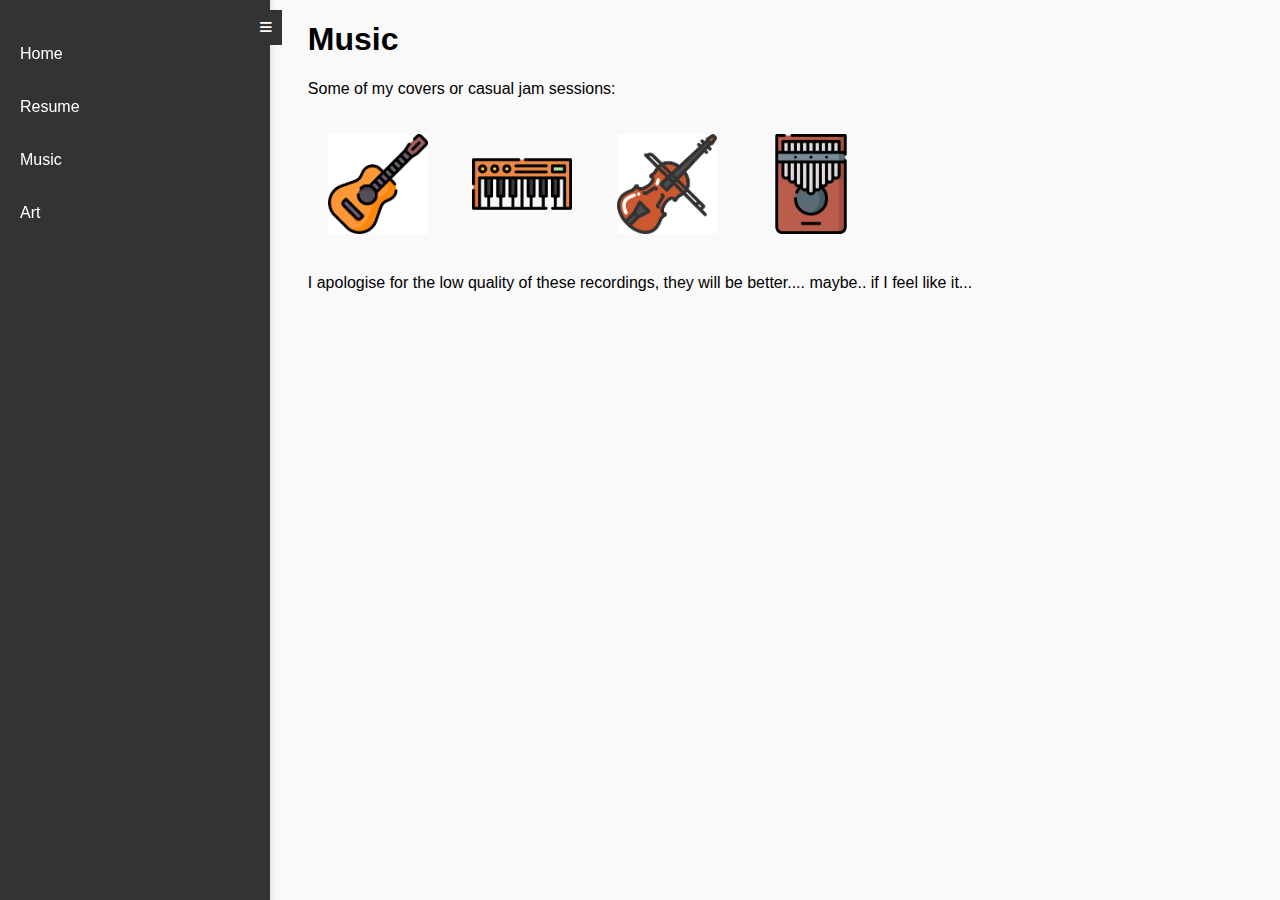
<file: music.html>
<!DOCTYPE html>
<html lang="en">
<head>
  <meta charset="UTF-8">
  <meta name="viewport" content="width=device-width, initial-scale=1.0">
  <title>Music</title>
  <link rel="stylesheet" href="css/styles.css">
  <link rel="stylesheet" href="https://cdnjs.cloudflare.com/ajax/libs/font-awesome/6.0.0-beta3/css/all.min.css">
  <style>
    nav {
        position: fixed;
        top: 0;
        left: 0;
        height: 100%;
        width: 250px;
        background-color: #333;
        color: white;
        overflow: hidden;
        transition: transform 0.3s ease;
        z-index: 1000; /* Ensure nav is above other elements */
    }

    nav.collapsed {
        transform: translateX(-250px);
    }

    #nav-toggle {
        position: fixed; /* Change to fixed to ensure visibility */
        top: 10px;
        left: 250px; /* Align with the edge of the nav bar */
        background-color: #333;
        color: white;
        border: none;
        padding: 10px;
        cursor: pointer;
        z-index: 1100; /* Ensure button is above nav */
        transition: left 0.3s ease; /* Smooth transition when nav collapses */
    }

    nav.collapsed + #nav-toggle {
        left: 10px; /* Move button to the screen edge when nav is collapsed */
    }

    #nav-links {
        list-style: none;
        padding: 0;
        margin: 0;
    }

    #nav-links li {
        padding: 10px;
    }

    #nav-links a {
        color: white;
        text-decoration: none;
    }
  </style>
</head>
<body>
    <nav id="navbar">
        <ul id="nav-links">
            <li><a href="./index.html">Home</a></li>
            <li><a href="./resume.html">Resume</a></li>
            <li><a href="./music.html">Music</a></li>
            <li><a href="./art.html">Art</a></li>
        </ul>
    </nav>
    <button id="nav-toggle" aria-label="Toggle navigation">
        <i class="fas fa-bars"></i>
    </button>
    <script>
        const navToggle = document.getElementById('nav-toggle');
        const navbar = document.getElementById('navbar');
        navToggle.addEventListener('click', () => {
            navbar.classList.toggle('collapsed');
        });
    </script>
    <div>
  <h1>Music</h1>
  <p>Some of my covers or casual jam sessions:</p>

  <!-- Instrument placeholders -->
  <div class="instrument" data-instrument="guitar">
    <img src="images/guitar.png" alt="Guitar">
  </div>
  <div class="instrument" data-instrument="piano">
    <img src="images/piano.png" alt="Piano">
  </div>
  <div class="instrument" data-instrument="violin">
    <img src="images/violin.png" alt="Violin">
  </div>
  <div class="instrument" data-instrument="kalimba">
    <img src="images/kalimba.png" alt="Kalimba">
  </div>

  <p>I apologise for the low quality of these recordings, they will be better.... maybe.. if I feel like it...</p>

  <!-- Modal -->
  <div id="musicModal" class="modal">
    <div class="modal-content">
      <span class="close">&times;</span>
      <h2 id="modal-title">Instrument Sounds</h2>
      <div id="song-list">
        <!-- Song buttons will be dynamically added here -->
      </div>
    </div>
  </div>
  </div>

  <script>
    const modal = document.getElementById('musicModal');
    const modalTitle = document.getElementById('modal-title');
    const songList = document.getElementById('song-list');
    const closeModal = document.querySelector('.close');

    const instruments = {
      guitar: ['jesus_strong_and_kind.m4a'],
      piano: [],
      violin: [],
      kalimba: []
    };

    document.querySelectorAll('.instrument').forEach(instrument => {
      instrument.addEventListener('click', () => {
        const instrumentName = instrument.dataset.instrument;
        modalTitle.textContent = `${instrumentName.charAt(0).toUpperCase() + instrumentName.slice(1)} Sounds`;
        songList.innerHTML = '';

        instruments[instrumentName].forEach(song => {
          const button = document.createElement('button');
          button.className = 'song-button';
          button.textContent = song.replace('.m4a', '');
          button.addEventListener('click', () => {
            const audio = new Audio(`bgm/${instrumentName}/${song}`);
            audio.play();
          });
          songList.appendChild(button);
        });

        modal.style.display = 'block';
      });
    });

    closeModal.addEventListener('click', () => {
      modal.style.display = 'none';
    });

    window.addEventListener('click', (event) => {
      if (event.target === modal) {
        modal.style.display = 'none';
      }
    });
  </script>
</body>
</html>
</file>
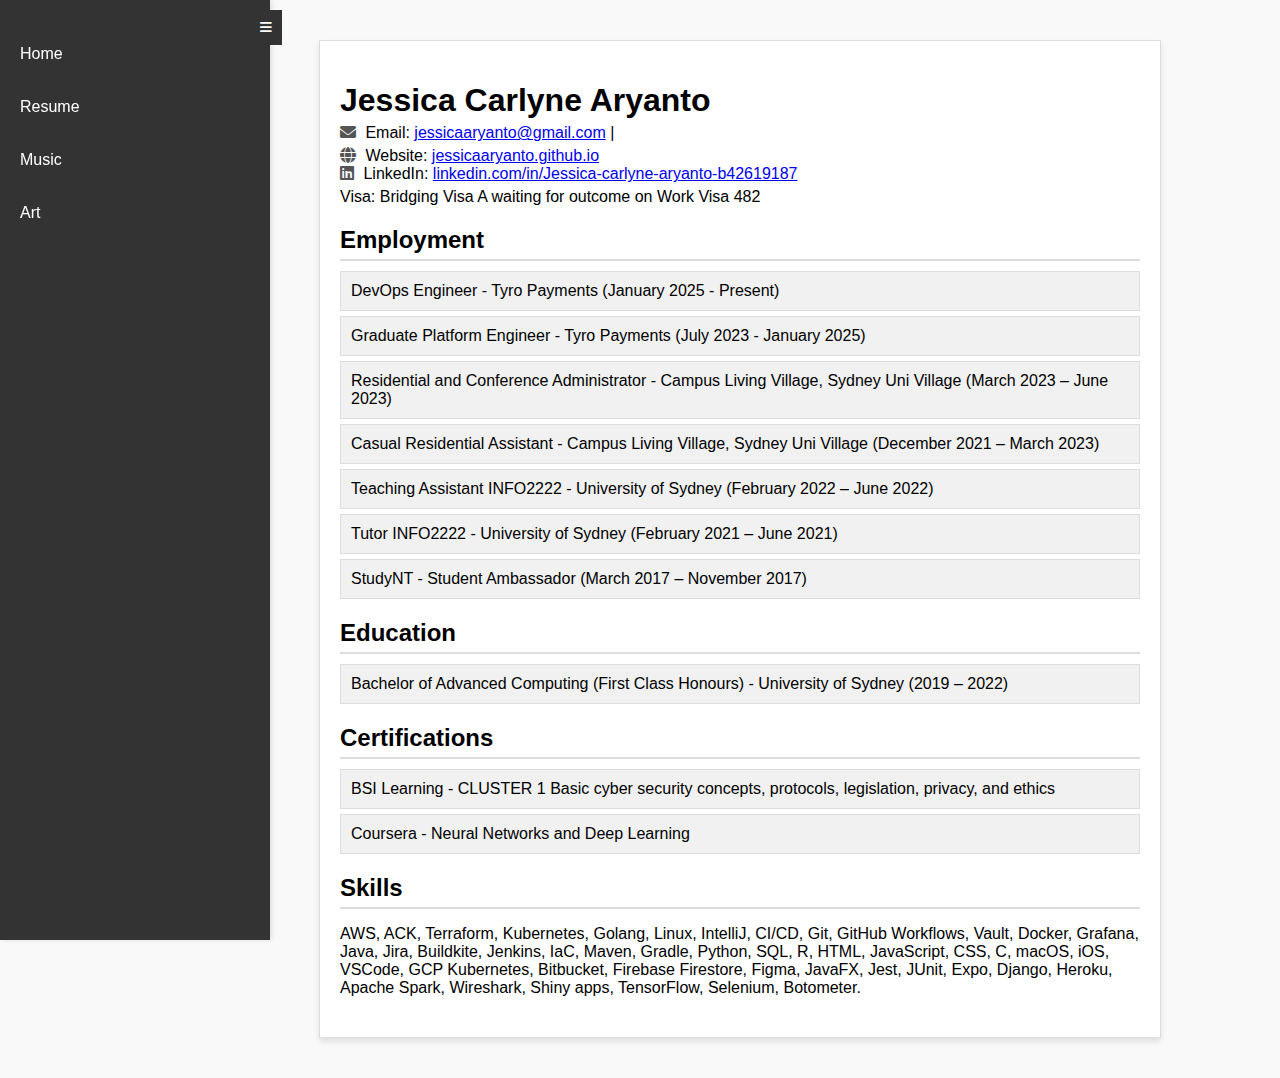
<file: resume.html>
<!DOCTYPE html>
<html lang="en">
<head>
  <meta charset="UTF-8">
  <meta name="viewport" content="width=device-width, initial-scale=1.0">
  <title>Resume - Jessica Carlyne Aryanto</title>
  <link rel="stylesheet" href="css/styles.css">
  <link rel="stylesheet" href="https://cdnjs.cloudflare.com/ajax/libs/font-awesome/6.0.0-beta3/css/all.min.css">
  <style>
    nav {
      position: fixed;
      top: 0;
      left: 0;
      height: 100%;
      width: 250px;
      background-color: #333;
      color: white;
      overflow: hidden;
      transition: transform 0.3s ease;
      z-index: 1000; /* Ensure nav is above other elements */
    }

    nav.collapsed {
      transform: translateX(-250px);
    }

    #nav-toggle {
      position: fixed; /* Change to fixed to ensure visibility */
      top: 10px;
      left: 250px; /* Align with the edge of the nav bar */
      background-color: #333;
      color: white;
      border: none;
      padding: 10px;
      cursor: pointer;
      z-index: 1100; /* Ensure button is above nav */
      transition: left 0.3s ease; /* Smooth transition when nav collapses */
    }

    nav.collapsed + #nav-toggle {
      left: 10px; /* Move button to the screen edge when nav is collapsed */
    }

    #nav-links {
      list-style: none;
      padding: 0;
      margin: 0;
    }

    #nav-links li {
      padding: 10px;
    }

    #nav-links a {
      color: white;
      text-decoration: none;
    }
  </style>
</head>

<body>
  <nav id="navbar">
    <ul id="nav-links">
      <li><a href="./index.html">Home</a></li>
      <li><a href="./resume.html">Resume</a></li>
      <li><a href="./music.html">Music</a></li>
      <li><a href="./art.html">Art</a></li>
    </ul>
  </nav>
  <button id="nav-toggle" aria-label="Toggle navigation">
    <i class="fas fa-bars"></i>
  </button>

  <div class="container">
    <main>
      <header>
        <h1>Jessica Carlyne Aryanto</h1>
        <p>
          <i class="fas fa-envelope"></i> Email: <a href="mailto:jessicaaryanto@gmail.com">jessicaaryanto@gmail.com</a> | 
        </p>
        <p>
          <i class="fas fa-globe"></i> Website: <a href="https://jessicaaryanto.github.io/" target="_blank">jessicaaryanto.github.io</a><br>
          <i class="fab fa-linkedin"></i> LinkedIn: <a href="https://www.linkedin.com/in/Jessica-carlyne-aryanto-b42619187/" target="_blank">linkedin.com/in/Jessica-carlyne-aryanto-b42619187</a>
        </p>
        <p>Visa: Bridging Visa A waiting for outcome on Work Visa 482</p>
      </header>

      <!-- Employment Section -->
      <section id="employment">
        <h2>Employment</h2>
        <div class="collapsible">DevOps Engineer - Tyro Payments (January 2025 - Present)</div>
        <div class="content">
          <ul>
            <li>Developed secure and efficient platform abstractions for platform-as-a-service capabilities.</li>
            <li>Collaborated with Security Teams to integrate security objectives into platform designs.</li>
            <li>Implemented self-service capabilities with preventative and detective guardrails.</li>
            <li>Managed CI service provisioning and facilitated migration between CI services.</li>
          </ul>
        </div>

        <div class="collapsible">Graduate Platform Engineer - Tyro Payments (July 2023 - January 2025)</div>
        <div class="content">
          <ul>
            <li>Contributed to platform engineering tasks while learning DevOps best practices.</li>
            <li>Supported the engineering tribe's change management processes.</li>
            <li>Practiced Agile XP which involves pair programming</li>
            <li>Migration from Buildkite to GitHub Actions</li>
          </ul>
        </div>

        <div class="collapsible">Residential and Conference Administrator - Campus Living Village, Sydney Uni Village (March 2023 – June 2023)</div>
        <div class="content">
          <ul>
            <li>Managed reception duties and room allocation requests.</li>
            <li>Prepared weekly statistics and sales reports for upper management.</li>
            <li>Tracked residents' payments and followed up on outstanding balances.</li>
            <li>Coordinated conferencing tasks and logistics.</li>
          </ul>
        </div>

        <div class="collapsible">Casual Residential Assistant - Campus Living Village, Sydney Uni Village (December 2021 – March 2023)</div>
        <div class="content">
          <ul>
            <li>Organized events to foster a strong residential community.</li>
            <li>Provided first-aid support and managed incidents effectively.</li>
            <li>Handled reception duties, including check-ins, checkouts, and parcel management.</li>
          </ul>
        </div>

        <div class="collapsible">Teaching Assistant INFO2222 - University of Sydney (February 2022 – June 2022)</div>
        <div class="content">
          <ul>
            <li>Developed weekly tutorial content in collaboration with the unit lecturer.</li>
            <li>Led tutorials, graded assignments, and provided constructive feedback to students.</li>
          </ul>
        </div>

        <div class="collapsible">Tutor INFO2222 - University of Sydney (February 2021 – June 2021)</div>
        <div class="content">
          <ul>
            <li>Taught usability and cybersecurity concepts, including WCAG accessibility, usability testing, encryption, certificates, firewalls, and threat modeling.</li>
          </ul>
        </div>
        <div class="collapsible">StudyNT - Student Ambassador (March 2017 – November 2017)</div>
        <div class="content">
          <ul>
            <li>Leadership and public speaking training</li>
          </ul>
        </div>
      </section>

      <!-- Education Section -->
      <section id="education">
        <h2>Education</h2>
        <div class="collapsible">Bachelor of Advanced Computing (First Class Honours) - University of Sydney (2019 – 2022)</div>
        <div class="content">
          <ul>
            <li>Majors: Computer Science and Computational Data Science</li>
            <li>Honours Area: Misinformation</li>
            <li>Graduated with first class honours. Honours project was on detecting and categorising misinformation. Combined NLP and big data to propose a solution a problem that gets more prevalent as internet usage becomes more integral.</li>
            <li>Dean's List of Excellence in Academic Performance (2021)</li>
          </ul>
        </div>
      </section>

      <!-- Certifications Section -->
      <section id="certifications">
        <h2>Certifications</h2>
        <div class="collapsible">BSI Learning - CLUSTER 1 Basic cyber security concepts, protocols, legislation, privacy, and ethics</div>
        <div class="content">
          <ul>
            <li>Issued February 2025</li>
            <li>Credential ID 114601911068</li>
          </ul>
        </div>
        <div class="collapsible">Coursera - Neural Networks and Deep Learning</div>
        <div class="content">
          <ul>
            <li>Issued January 2022</li>
            <li>Credential ID GHT94AF3T5YS</li>
          </ul>
        </div>
      </section>

      <!-- Skills Section -->
      <section id="skills">
        <h2>Skills</h2>
        <p>
          AWS, ACK, Terraform, Kubernetes, Golang, Linux, IntelliJ, CI/CD, Git, GitHub Workflows, Vault, Docker, Grafana, Java, Jira, Buildkite, Jenkins, IaC, Maven, Gradle, Python, SQL, R, HTML, JavaScript, CSS, C, macOS, iOS, VSCode, GCP Kubernetes, Bitbucket, Firebase Firestore, Figma, JavaFX, Jest, JUnit, Expo, Django, Heroku, Apache Spark, Wireshark, Shiny apps, TensorFlow, Selenium, Botometer.
        </p>
      </section>
    </main>
  </div>

  <script>
    // JavaScript for collapsible sections
    document.querySelectorAll('.collapsible').forEach(button => {
      button.addEventListener('click', () => {
        const content = button.nextElementSibling;
        content.style.display = content.style.display === 'block' ? 'none' : 'block';
      });
    });

    // JavaScript for collapsible navigation bar
    const navToggle = document.getElementById('nav-toggle');
    const navbar = document.getElementById('navbar');
    navToggle.addEventListener('click', () => {
      navbar.classList.toggle('collapsed');
    });
  </script>
</body>
</html>
</file>
<file: css/styles.css>
.contain-name {
    align-self: center;
    font-size: 15px;
}

.myName {
    font-family: 'Courier New', Courier, monospace;
    font-size: 50px;
    text-align: center;
    color: white;
}

.myDescription {
    text-align: left;
    color: white;
}


#cartoon {
    position: absolute;
    right: 0px;
    bottom: 175px;
    margin-right: 150px;
}
#cartoon img {
    position: absolute;
}

.tab_button {
    margin-right: 100px
}
.ham-menu { display: inline-block; position: relative; margin-top: 40%; margin-left: 30px;} /* margin = (width-height)/2 */
.ham-menu, .ham-menu::before, .ham-menu::after { width: 50px; height: 10px; border-radius: 7px; background-color: white; }
.ham-menu::before, .ham-menu::after { content: ""; display: block; position: absolute; }
.ham-menu::before { bottom: 130%; } .ham-menu::after { top: 130%; }

.first_block {
    border-radius: 50px;
    background: #e0e0e0;
    box-shadow:  20px 20px 60px #bebebe,
                -20px -20px 60px #ffffff;
}

/* The Overlay (background) */
.overlay {
    /* Height & width depends on how you want to reveal the overlay (see JS below) */   
    height: 100%;
    width: 0;
    position: fixed; /* Stay in place */
    z-index: 1; /* Sit on top */
    left: 0;
    top: 0;
    background-color: rgb(0,0,0); /* Black fallback color */
    background-color: rgba(0,0,0, 0.9); /* Black w/opacity */
    overflow-x: hidden; /* Disable horizontal scroll */
    transition: 0.5s; /* 0.5 second transition effect to slide in or slide down the overlay (height or width, depending on reveal) */
  }
  
  /* Position the content inside the overlay */
  .overlay-content {
    position: relative;
    top: 25%; /* 25% from the top */
    width: 100%; /* 100% width */
    text-align: center; /* Centered text/links */
    margin-top: 30px; /* 30px top margin to avoid conflict with the close button on smaller screens */
  }
  
  /* The navigation links inside the overlay */
  .overlay a {
    padding: 8px;
    text-decoration: none;
    font-size: 36px;
    color: #818181;
    display: block; /* Display block instead of inline */
    transition: 0.3s; /* Transition effects on hover (color) */
  }
  
  /* When you mouse over the navigation links, change their color */
  .overlay a:hover, .overlay a:focus {
    color: #f1f1f1;
  }
  
  /* Position the close button (top right corner) */
  .overlay .closebtn {
    position: absolute;
    top: 20px;
    right: 45px;
    font-size: 60px;
  }
  
  /* When the height of the screen is less than 450 pixels, change the font-size of the links and position the close button again, so they don't overlap */
  @media screen and (max-height: 450px) {
    .overlay a {font-size: 20px}
    .overlay .closebtn {
      font-size: 40px;
      top: 15px;
      right: 35px;
    }
  }

/* Table-like background */
body {
  font-family: Arial, sans-serif;
  margin: 0;
  padding: 0;
  background: #f9f9f9;
  display: flex;
  min-height: 100vh;
}

main {
  max-width: 800px;
  margin: 20px auto;
  padding: 20px;
  background: white;
  border: 1px solid #ddd;
  box-shadow: 0 4px 6px rgba(0, 0, 0, 0.1);
}

header, section {
  margin-bottom: 20px;
}

header h1 {
  font-size: 2em;
  margin-bottom: 5px;
}

header p {
  margin: 5px 0;
}

section h2 {
  font-size: 1.5em;
  border-bottom: 2px solid #ddd;
  padding-bottom: 5px;
  margin-bottom: 10px;
}

article h3 {
  font-size: 1.2em;
  margin: 10px 0;
}

ul {
  margin: 10px 0;
  padding-left: 20px;
}

ul li {
  margin-bottom: 5px;
}

/* Collapsible sections */
.collapsible {
  cursor: pointer;
  background: #f1f1f1;
  padding: 10px;
  border: 1px solid #ddd;
  margin-bottom: 5px;
}

.collapsible:hover {
  background: #e9e9e9;
}

.content {
  display: none;
  padding: 10px;
  border: 1px solid #ddd;
  border-top: none;
}

.content ul {
  margin: 0;
}

header p i {
  margin-right: 5px;
  color: #555;
}

/* Vertical navigation bar */
nav {
  position: fixed;
  top: 0;
  left: 0;
  height: 100%;
  width: 200px;
  background: #333;
  color: white;
  padding: 20px 10px;
  box-shadow: 2px 0 5px rgba(0, 0, 0, 0.1);
}

nav ul {
  list-style: none;
  padding: 0;
  margin: 0;
}

nav ul li {
  margin: 15px 0;
}

nav ul li a {
  color: white;
  text-decoration: none;
  font-size: 1em;
}

nav ul li a:hover {
  text-decoration: underline;
}

main {
  flex-grow: 1;
  max-width: 800px;
  margin: 20px;
}

.container {
  display: flex;
  justify-content: center;
  align-items: flex-start;
  flex-grow: 1;
  margin-left: 200px; /* Offset for the fixed nav bar */
  padding: 20px;
}

body {
  display: flex;
  justify-content: center;
  align-items: flex-start;
  min-height: 100vh;
  margin: 0;
}

/* Modal styles */
.modal {
  display: none;
  position: fixed;
  z-index: 1000;
  left: 0;
  top: 0;
  width: 100%;
  height: 100%;
  overflow: auto;
  background-color: rgba(0, 0, 0, 0.8);
}

.modal-content {
  background-color: #fff;
  margin: 10% auto;
  padding: 20px;
  border: 1px solid #888;
  width: 80%;
  max-width: 600px;
  text-align: center;
}

.close {
  color: #aaa;
  float: right;
  font-size: 28px;
  font-weight: bold;
}

.close:hover,
.close:focus {
  color: black;
  text-decoration: none;
  cursor: pointer;
}

.song-button {
  display: inline-block;
  margin: 10px;
  padding: 10px 20px;
  background-color: #007BFF;
  color: white;
  border: none;
  border-radius: 5px;
  cursor: pointer;
}

.song-button:hover {
  background-color: #0056b3;
}

.instrument {
  display: inline-block;
  margin: 20px;
  cursor: pointer;
}

.instrument img {
  width: 100px;
  height: auto;
}

/* Media query for screens smaller than 768px (mobile and tablets) */
@media screen and (max-width: 768px) {
    body {
        flex-direction: column; /* Stack elements vertically */
        align-items: center; /* Center align content */
    }

    nav {
        position: static; /* Remove fixed positioning */
        width: 100%; /* Full width */
        text-align: center; /* Center navigation links */
        box-shadow: none; /* Remove shadow */
    }

    nav ul {
        display: flex;
        flex-direction: column; /* Stack navigation links vertically */
        padding: 0;
    }

    nav ul li {
        margin: 10px 0; /* Add spacing between links */
    }

    .container {
        margin: 0; /* Remove margin */
        padding: 10px; /* Add padding */
        width: 100%; /* Full width */
    }

    header h1 {
        font-size: 1.5em; /* Reduce font size */
    }

    header p {
        font-size: 0.9em; /* Reduce font size */
    }

    .collapsible {
        font-size: 1em; /* Adjust font size for collapsible sections */
    }

    .content {
        font-size: 0.9em; /* Adjust font size for content */
    }

    .tab_button {
        top: 10px; /* Adjust position */
        left: 10px; /* Adjust position */
    }

    .ham-menu {
        width: 30px; /* Reduce size */
        height: 5px; /* Reduce size */
    }

    .ham-menu::before, .ham-menu::after {
        width: 30px; /* Match reduced width */
        height: 5px; /* Match reduced height */
    }
}

nav {
  position: fixed;
  top: 0;
  left: 0;
  height: 100%;
  width: 250px;
  background-color: #333;
  color: white;
  overflow: hidden;
  transition: transform 0.3s ease;
  z-index: 1000; /* Ensure nav is above other elements */
}

nav.collapsed {
  transform: translateX(-250px);
}

#nav-toggle {
  position: fixed; /* Change to fixed to ensure visibility */
  top: 10px;
  left: 250px; /* Align with the edge of the nav bar */
  background-color: #333;
  color: white;
  border: none;
  padding: 10px;
  cursor: pointer;
  z-index: 1100; /* Ensure button is above nav */
  transition: left 0.3s ease; /* Smooth transition when nav collapses */
}

nav.collapsed + #nav-toggle {
  left: 10px; /* Move button to the screen edge when nav is collapsed */
}

#nav-links {
  list-style: none;
  padding: 0;
  margin: 0;
}

#nav-links li {
  padding: 10px;
}

#nav-links a {
  color: white;
  text-decoration: none;
}
</file>
<file: css/cube.css>
* { box-sizing: border-box; }

body { font-family: sans-serif; }

.scene {
  width: 360px;
  height: 520px;
  border: 1px solid #CCC;
  margin: 80px;
  perspective: 1000px;
}

.cube {
  width: 360px;
  height: 520px;
  position: relative;
  transform-style: preserve-3d;
  /* transform: translateZ(-100px); */
  transition: transform 1s;
}

.cube.show-front  { transform: translateZ(-100px) rotateY(   0deg); }
.cube.show-right  { transform: translateZ(-100px) rotateY( -90deg); }
.cube.show-back   { transform: translateZ(-100px) rotateY(-180deg); }
.cube.show-left   { transform: translateZ(-100px) rotateY(  90deg); }

.cube__face {
  position: absolute;
  width: 360px;
  height: 520px;
  border: 2px solid black;
  /* line-height: 200px; */
  font-size: 40px;
  font-weight: bold;
  color: white;
  text-align: center;
}

.small_cube__face {
  position: absolute;
  width: 360px;
  height: 360px;
  border: 2px solid black;
  line-height: 200px;
  font-size: 40px;
  font-weight: bold;
  color: white;
  text-align: center;
}

.cube__face--front  { background: hsla(  0, 100%, 50%, 0.7); }
.cube__face--right  { background: hsla( 60, 100%, 50%, 0.7); }
.cube__face--back   { background: hsla(120, 100%, 50%, 0.7); }
.cube__face--left   { background: hsla(180, 100%, 50%, 0.7); }
.cube__face--top    { background: hsla(240, 100%, 50%, 0.7); }
.cube__face--bottom { background: hsla(300, 100%, 50%, 0.7); }

.cube__face--front  { transform: rotateY(  0deg) translateZ(180px); }
.cube__face--right  { transform: rotateY( 90deg) translateZ(180px); }
.cube__face--back   { transform: rotateY(180deg) translateZ(180px); }
.cube__face--left   { transform: rotateY(-90deg) translateZ(180px); }
.cube__face--top    { transform: rotateX( 90deg) translateZ(180px); }
.cube__face--bottom { transform: rotateX(-90deg) translateZ(340px); }

label { margin-right: 10px; }

.video_display {
  display: flex;
  flex-direction: row;
  justify-self: center;
  width: 30%;
}

.video_playing {
  justify-self: center;
  width: auto;
  justify-content: center;
  justify-items: center;
}
</file>
